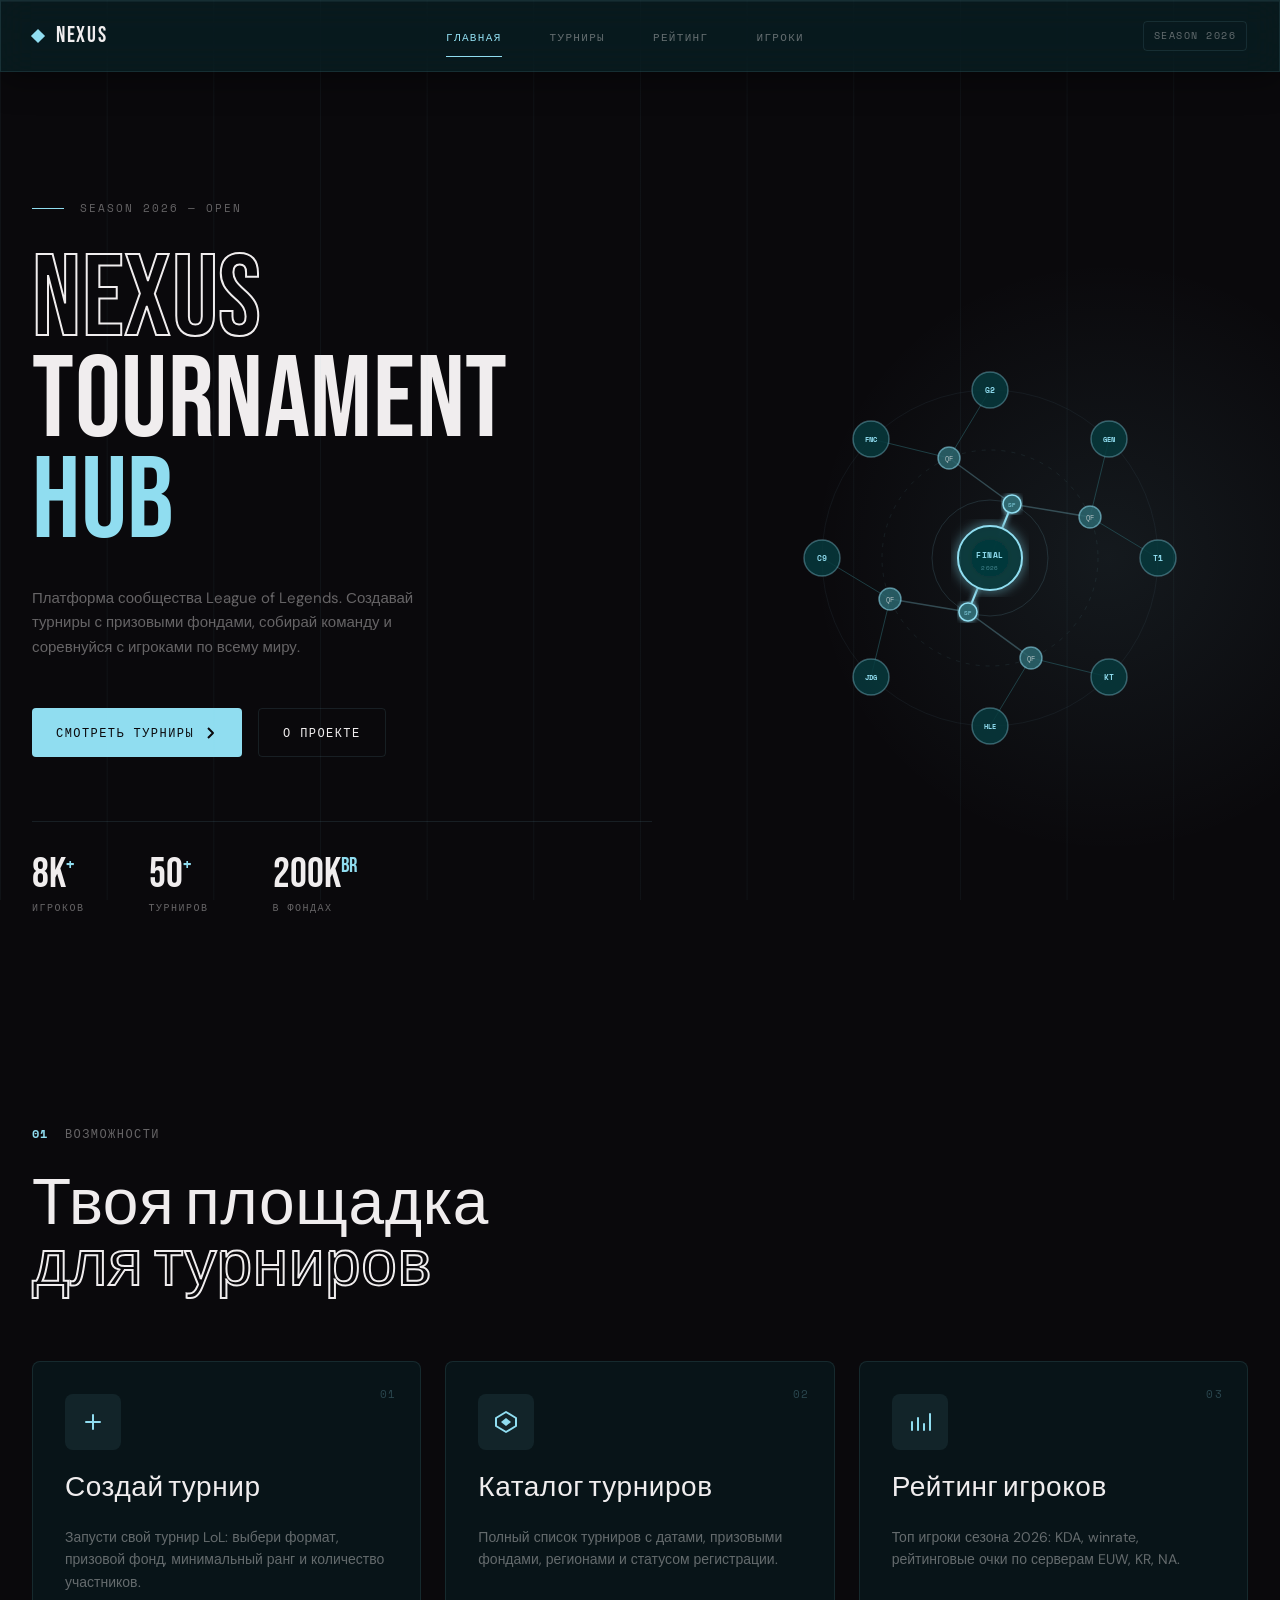
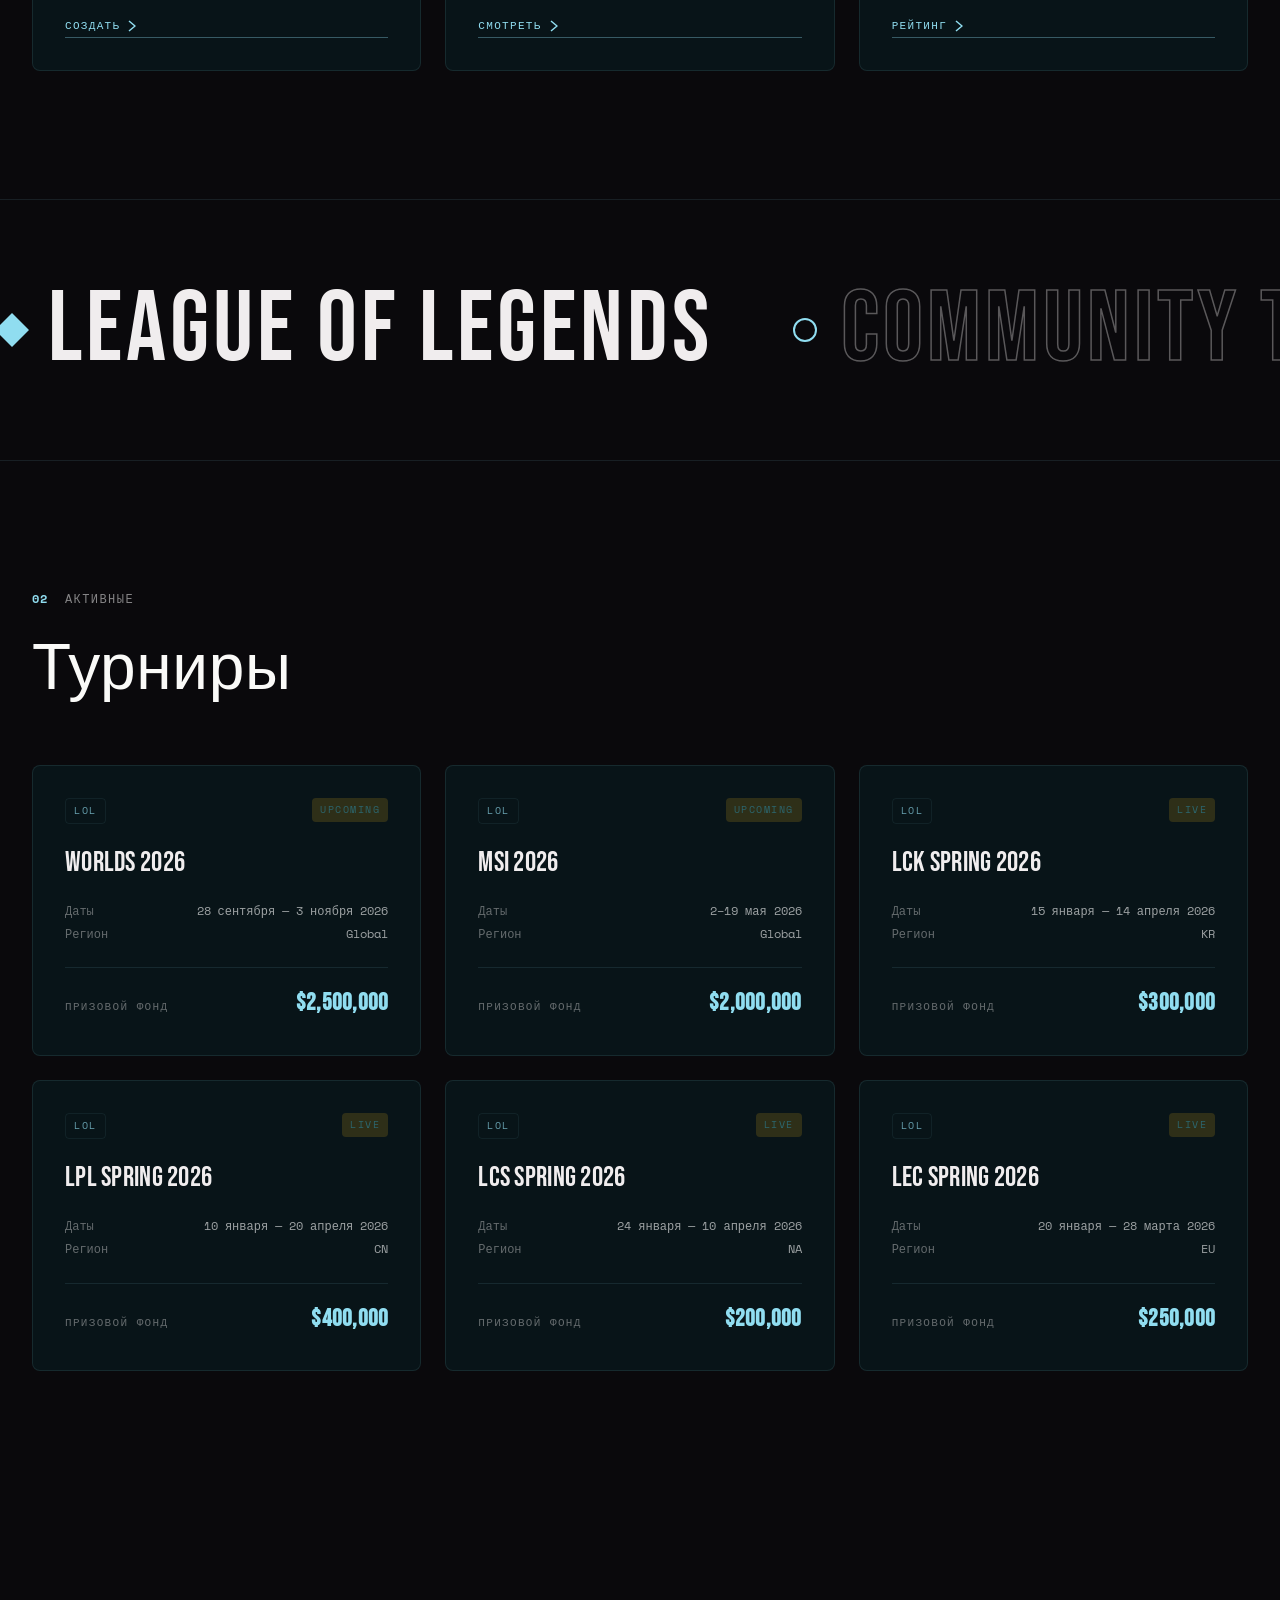
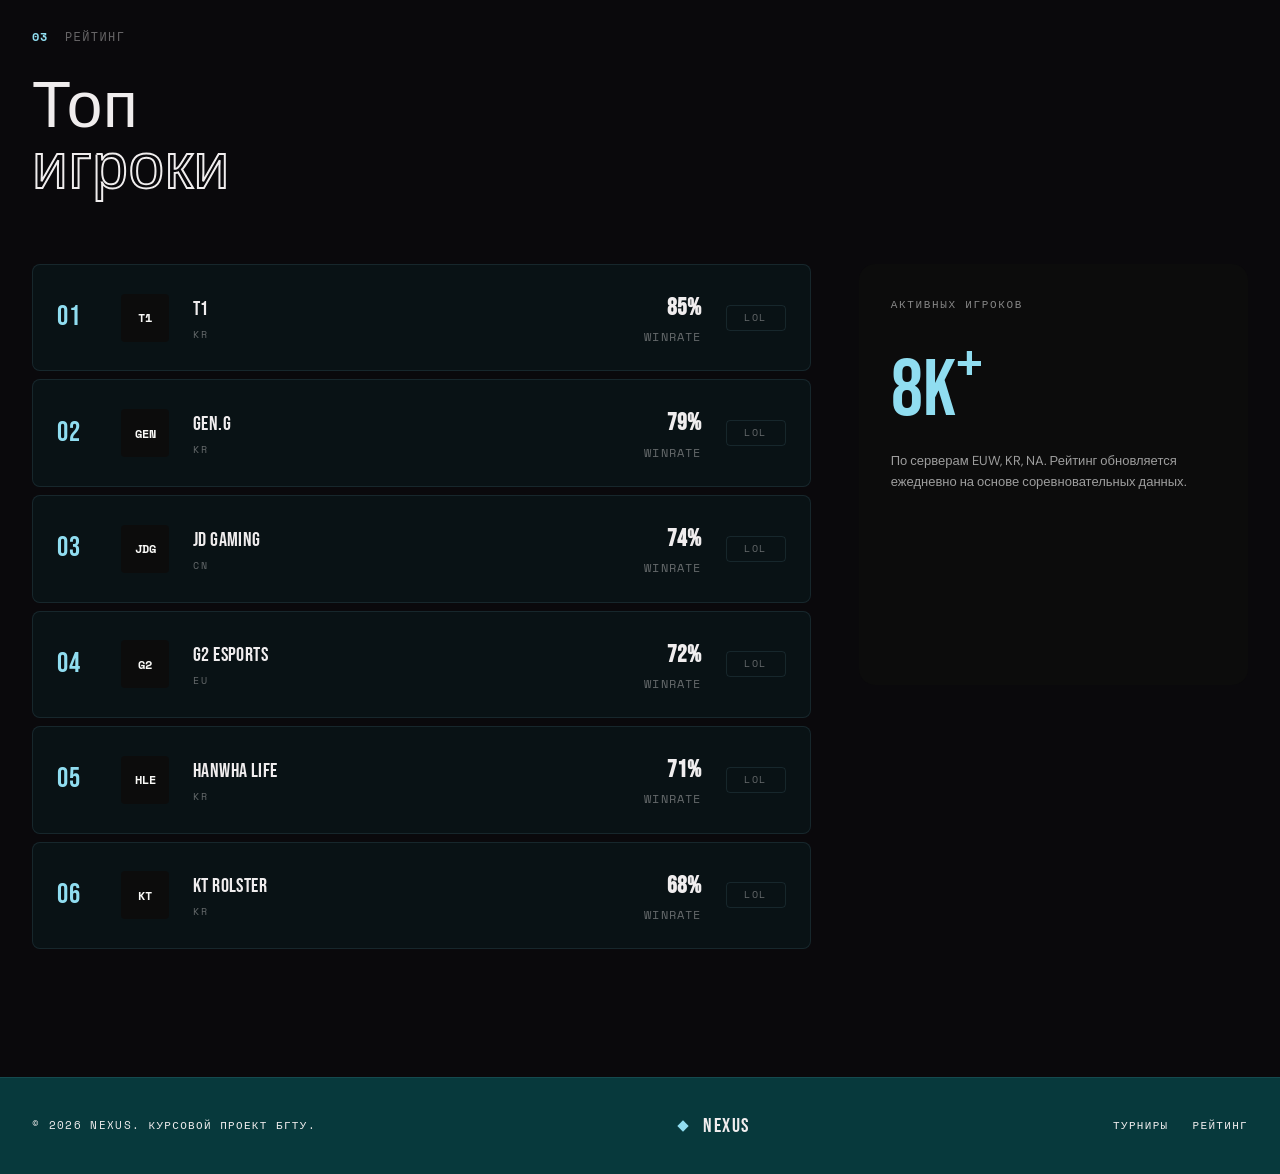
<file: index.html>
<!DOCTYPE html>
<html lang="ru">
<head>
    <meta charset="UTF-8">
    <meta name="viewport" content="width=device-width, initial-scale=1.0">
    <title>NEXUS — Турниры LoL для игроков</title>
    <meta name="description" content="Платформа сообщества League of Legends. Создавай и участвуй в турнирах с призовыми фондами.">
    <link rel="preconnect" href="https://fonts.googleapis.com">
    <link rel="preconnect" href="https://fonts.gstatic.com" crossorigin>
    <link href="https://fonts.googleapis.com/css2?family=Bebas+Neue&family=DM+Sans:wght@300;400;500;600;700&family=Space+Mono:wght@400;500;600;700&display=swap" rel="stylesheet">
    <link rel="stylesheet" href="styles/main.css">
</head>
<body data-page="home">
    <div class="grid-overlay" aria-hidden="true"></div>

    <nav aria-label="Главная навигация">
        <a href="index.html" class="logo">
            <span class="logo-gem" aria-hidden="true"></span>
            NEXUS
        </a>
        <ul class="nav-center">
            <li><a href="index.html" class="active">Главная</a></li>
            <li><a href="tournaments.html">Турниры</a></li>
            <li><a href="leaderboard.html">Рейтинг</a></li>
            <li><a href="player.html">Игроки</a></li>
        </ul>
        <div class="nav-right">
            <span class="nav-tag">Season 2026</span>
        </div>
    </nav>

    <main>
        <section class="hero" id="top">
            <div class="hero-main">
                <div class="hero-left reveal">
                    <div class="season-tag">
                        <span class="season-bar" aria-hidden="true"></span>
                        <span class="season-text">Season 2026 — Open</span>
                    </div>

                    <h1 class="hero-headline">
                        <span class="outline">NEXUS</span>
                        <span>TOURNAMENT</span>
                        <span class="gold">HUB</span>
                    </h1>

                    <p class="hero-body">
                        Платформа сообщества League of Legends.
                        Создавай турниры с призовыми фондами, собирай команду
                        и соревнуйся с игроками по всему миру.
                    </p>

                    <div class="hero-cta">
                        <a href="tournaments.html" class="btn-primary">
                            <span>Смотреть турниры</span>
                            <svg width="16" height="16" viewBox="0 0 16 16" fill="none" aria-hidden="true">
                                <path d="M6 3L11 8L6 13" stroke="currentColor" stroke-width="2" stroke-linejoin="round"/>
                            </svg>
                        </a>
                        <a href="#features" class="btn-ghost">О проекте</a>
                    </div>

                    <div class="hero-metrics">
                        <div class="metric">
                            <div class="metric-num">8K<sup>+</sup></div>
                            <div class="metric-label">Игроков</div>
                        </div>
                        <div class="metric">
                            <div class="metric-num">50<sup>+</sup></div>
                            <div class="metric-label">Турниров</div>
                        </div>
                        <div class="metric">
                            <div class="metric-num">200K<sup>Br</sup></div>
                            <div class="metric-label">В фондах</div>
                        </div>
                    </div>
                </div>

                <div class="hero-right" aria-hidden="true">
                    <div class="bracket-wrap">
                        <svg class="bracket-svg" viewBox="0 0 420 420" fill="none" xmlns="http://www.w3.org/2000/svg">
                            <defs>
                                <filter id="glow-soft">
                                    <feGaussianBlur stdDeviation="2.5" result="blur"/>
                                    <feMerge>
                                        <feMergeNode in="blur"/>
                                        <feMergeNode in="SourceGraphic"/>
                                    </feMerge>
                                </filter>
                                <filter id="glow-strong">
                                    <feGaussianBlur stdDeviation="6" result="blur"/>
                                    <feMerge>
                                        <feMergeNode in="blur"/>
                                        <feMergeNode in="SourceGraphic"/>
                                    </feMerge>
                                </filter>
                            </defs>

                            <circle cx="210" cy="210" r="168" stroke="rgba(144,221,240,0.06)" stroke-width="1"/>
                            <circle cx="210" cy="210" r="108" stroke="rgba(144,221,240,0.08)" stroke-width="1" stroke-dasharray="4 6"/>
                            <circle cx="210" cy="210" r="58"  stroke="rgba(144,221,240,0.14)" stroke-width="1"/>

                            <line x1="378" y1="210" x2="310" y2="169" stroke="rgba(44,102,110,0.55)" stroke-width="1"/>
                            <line x1="329" y1="91"  x2="310" y2="169" stroke="rgba(44,102,110,0.55)" stroke-width="1"/>
                            <line x1="210" y1="42"  x2="169" y2="110" stroke="rgba(44,102,110,0.55)" stroke-width="1"/>
                            <line x1="91"  y1="91"  x2="169" y2="110" stroke="rgba(44,102,110,0.55)" stroke-width="1"/>
                            <line x1="42"  y1="210" x2="110" y2="251" stroke="rgba(44,102,110,0.55)" stroke-width="1"/>
                            <line x1="91"  y1="329" x2="110" y2="251" stroke="rgba(44,102,110,0.55)" stroke-width="1"/>
                            <line x1="210" y1="378" x2="251" y2="310" stroke="rgba(44,102,110,0.55)" stroke-width="1"/>
                            <line x1="329" y1="329" x2="251" y2="310" stroke="rgba(44,102,110,0.55)" stroke-width="1"/>

                            <line x1="310" y1="169" x2="232" y2="156" stroke="rgba(144,221,240,0.28)" stroke-width="1.5"/>
                            <line x1="169" y1="110" x2="232" y2="156" stroke="rgba(144,221,240,0.28)" stroke-width="1.5"/>
                            <line x1="110" y1="251" x2="188" y2="264" stroke="rgba(144,221,240,0.28)" stroke-width="1.5"/>
                            <line x1="251" y1="310" x2="188" y2="264" stroke="rgba(144,221,240,0.28)" stroke-width="1.5"/>

                            <line x1="232" y1="156" x2="210" y2="210" stroke="#90DDF0" stroke-width="2" filter="url(#glow-soft)"/>
                            <line x1="188" y1="264" x2="210" y2="210" stroke="#90DDF0" stroke-width="2" filter="url(#glow-soft)"/>

                            <circle cx="378" cy="210" r="18" fill="rgba(7,57,60,0.85)" stroke="rgba(144,221,240,0.35)" stroke-width="1.5"/>
                            <text x="378" y="210" text-anchor="middle" dominant-baseline="central" fill="#90DDF0" font-family="Space Mono,monospace" font-size="8" font-weight="700" letter-spacing="0.05em">T1</text>

                            <circle cx="329" cy="91"  r="18" fill="rgba(7,57,60,0.85)" stroke="rgba(144,221,240,0.35)" stroke-width="1.5"/>
                            <text x="329" y="91"  text-anchor="middle" dominant-baseline="central" fill="#90DDF0" font-family="Space Mono,monospace" font-size="7" font-weight="700" letter-spacing="0.03em">GEN</text>

                            <circle cx="210" cy="42"  r="18" fill="rgba(7,57,60,0.85)" stroke="rgba(144,221,240,0.35)" stroke-width="1.5"/>
                            <text x="210" y="42"  text-anchor="middle" dominant-baseline="central" fill="#90DDF0" font-family="Space Mono,monospace" font-size="8" font-weight="700" letter-spacing="0.05em">G2</text>

                            <circle cx="91"  cy="91"  r="18" fill="rgba(7,57,60,0.85)" stroke="rgba(144,221,240,0.35)" stroke-width="1.5"/>
                            <text x="91"  y="91"  text-anchor="middle" dominant-baseline="central" fill="#90DDF0" font-family="Space Mono,monospace" font-size="7" font-weight="700" letter-spacing="0.03em">FNC</text>

                            <circle cx="42"  cy="210" r="18" fill="rgba(7,57,60,0.85)" stroke="rgba(144,221,240,0.35)" stroke-width="1.5"/>
                            <text x="42"  y="210" text-anchor="middle" dominant-baseline="central" fill="#90DDF0" font-family="Space Mono,monospace" font-size="8" font-weight="700" letter-spacing="0.05em">C9</text>

                            <circle cx="91"  cy="329" r="18" fill="rgba(7,57,60,0.85)" stroke="rgba(144,221,240,0.35)" stroke-width="1.5"/>
                            <text x="91"  y="329" text-anchor="middle" dominant-baseline="central" fill="#90DDF0" font-family="Space Mono,monospace" font-size="7" font-weight="700" letter-spacing="0.03em">JDG</text>

                            <circle cx="210" cy="378" r="18" fill="rgba(7,57,60,0.85)" stroke="rgba(144,221,240,0.35)" stroke-width="1.5"/>
                            <text x="210" y="378" text-anchor="middle" dominant-baseline="central" fill="#90DDF0" font-family="Space Mono,monospace" font-size="7" font-weight="700" letter-spacing="0.03em">HLE</text>

                            <circle cx="329" cy="329" r="18" fill="rgba(7,57,60,0.85)" stroke="rgba(144,221,240,0.35)" stroke-width="1.5"/>
                            <text x="329" y="329" text-anchor="middle" dominant-baseline="central" fill="#90DDF0" font-family="Space Mono,monospace" font-size="8" font-weight="700" letter-spacing="0.05em">KT</text>

                            <circle cx="310" cy="169" r="11" fill="rgba(44,102,110,0.85)" stroke="rgba(144,221,240,0.55)" stroke-width="1.5"/>
                            <text x="310" y="169" text-anchor="middle" dominant-baseline="central" fill="rgba(240,237,238,0.7)" font-family="Space Mono,monospace" font-size="6.5">QF</text>

                            <circle cx="169" cy="110" r="11" fill="rgba(44,102,110,0.85)" stroke="rgba(144,221,240,0.55)" stroke-width="1.5"/>
                            <text x="169" y="110" text-anchor="middle" dominant-baseline="central" fill="rgba(240,237,238,0.7)" font-family="Space Mono,monospace" font-size="6.5">QF</text>

                            <circle cx="110" cy="251" r="11" fill="rgba(44,102,110,0.85)" stroke="rgba(144,221,240,0.55)" stroke-width="1.5"/>
                            <text x="110" y="251" text-anchor="middle" dominant-baseline="central" fill="rgba(240,237,238,0.7)" font-family="Space Mono,monospace" font-size="6.5">QF</text>

                            <circle cx="251" cy="310" r="11" fill="rgba(44,102,110,0.85)" stroke="rgba(144,221,240,0.55)" stroke-width="1.5"/>
                            <text x="251" y="310" text-anchor="middle" dominant-baseline="central" fill="rgba(240,237,238,0.7)" font-family="Space Mono,monospace" font-size="6.5">QF</text>

                            <circle cx="232" cy="156" r="9" fill="rgba(44,102,110,0.9)" stroke="#90DDF0" stroke-width="1.5" filter="url(#glow-soft)"/>
                            <text x="232" y="156" text-anchor="middle" dominant-baseline="central" fill="#90DDF0" font-family="Space Mono,monospace" font-size="6">SF</text>

                            <circle cx="188" cy="264" r="9" fill="rgba(44,102,110,0.9)" stroke="#90DDF0" stroke-width="1.5" filter="url(#glow-soft)"/>
                            <text x="188" y="264" text-anchor="middle" dominant-baseline="central" fill="#90DDF0" font-family="Space Mono,monospace" font-size="6">SF</text>

                            <circle cx="210" cy="210" r="32" fill="rgba(7,57,60,0.95)" stroke="#90DDF0" stroke-width="2" filter="url(#glow-strong)"/>
                            <text x="210" y="207" text-anchor="middle" dominant-baseline="central" fill="#90DDF0" font-family="Space Mono,monospace" font-size="8" font-weight="700" letter-spacing="0.08em">FINAL</text>
                            <text x="210" y="219" text-anchor="middle" dominant-baseline="central" fill="rgba(144,221,240,0.5)" font-family="Space Mono,monospace" font-size="6" letter-spacing="0.06em">2026</text>
                        </svg>
                    </div>
                </div>
            </div>


        </section>

        <section class="section-features" id="features">
            <div class="section-header">
                <div class="section-label">
                    <span class="label-num">01</span>
                    <span class="label-text">Возможности</span>
                </div>
                <h2 class="section-title">
                    Твоя площадка<br>
                    <span class="outline">для турниров</span>
                </h2>
            </div>

            <div class="features-grid">
                <article class="feature-card reveal">
                    <div class="feature-icon-wrap">
                        <svg width="24" height="24" viewBox="0 0 24 24" fill="none" aria-hidden="true">
                            <path d="M12 5v14M5 12h14" stroke="currentColor" stroke-width="2" stroke-linecap="round"/>
                        </svg>
                    </div>
                    <span class="feature-num">01</span>
                    <h3 class="feature-title">Создай турнир</h3>
                    <p class="feature-desc">
                        Запусти свой турнир LoL: выбери формат, призовой фонд,
                        минимальный ранг и количество участников.
                    </p>
                    <a href="tournaments.html" class="feature-link">
                        Создать
                        <svg width="12" height="12" viewBox="0 0 12 12" fill="none" aria-hidden="true">
                            <path d="M3 1L9 6L3 11" stroke="currentColor" stroke-width="1.5" stroke-linejoin="round"/>
                        </svg>
                    </a>
                </article>

                <article class="feature-card reveal">
                    <div class="feature-icon-wrap">
                        <svg width="24" height="24" viewBox="0 0 24 24" fill="none" aria-hidden="true">
                            <path d="M12 2 L22 8 L22 16 L12 22 L2 16 L2 8 Z" stroke="currentColor" stroke-width="2" stroke-linejoin="round"/>
                            <path d="M12 8 L17 12 L12 16 L7 12 Z" fill="currentColor"/>
                        </svg>
                    </div>
                    <span class="feature-num">02</span>
                    <h3 class="feature-title">Каталог турниров</h3>
                    <p class="feature-desc">
                        Полный список турниров с датами, призовыми фондами,
                        регионами и статусом регистрации.
                    </p>
                    <a href="tournaments.html" class="feature-link">
                        Смотреть
                        <svg width="12" height="12" viewBox="0 0 12 12" fill="none" aria-hidden="true">
                            <path d="M3 1L9 6L3 11" stroke="currentColor" stroke-width="1.5" stroke-linejoin="round"/>
                        </svg>
                    </a>
                </article>

                <article class="feature-card reveal">
                    <div class="feature-icon-wrap">
                        <svg width="24" height="24" viewBox="0 0 24 24" fill="none" aria-hidden="true">
                            <path d="M4 20 L4 12 M10 20 L10 8 M16 20 L16 14 M22 20 L22 4" stroke="currentColor" stroke-width="2" stroke-linecap="round"/>
                        </svg>
                    </div>
                    <span class="feature-num">03</span>
                    <h3 class="feature-title">Рейтинг игроков</h3>
                    <p class="feature-desc">
                        Топ игроки сезона 2026: KDA, winrate, рейтинговые очки
                        по серверам EUW, KR, NA.
                    </p>
                    <a href="leaderboard.html" class="feature-link">
                        Рейтинг
                        <svg width="12" height="12" viewBox="0 0 12 12" fill="none" aria-hidden="true">
                            <path d="M3 1L9 6L3 11" stroke="currentColor" stroke-width="1.5" stroke-linejoin="round"/>
                        </svg>
                    </a>
                </article>
            </div>
        </section>

        <section class="section-marquee" aria-hidden="true">
            <div class="marquee-row">
                <div class="marquee-track">
                    <span class="marquee-item"><span class="m-gem"></span> LEAGUE OF LEGENDS</span>
                    <span class="marquee-item outline-text"><span class="m-circle"></span> COMMUNITY TOURNAMENTS</span>
                    <span class="marquee-item"><span class="m-gem"></span> NEXUS HUB</span>
                    <span class="marquee-item outline-text"><span class="m-circle"></span> SEASON 2026</span>
                    <span class="marquee-item"><span class="m-gem"></span> LEAGUE OF LEGENDS</span>
                    <span class="marquee-item outline-text"><span class="m-circle"></span> COMMUNITY TOURNAMENTS</span>
                    <span class="marquee-item"><span class="m-gem"></span> NEXUS HUB</span>
                    <span class="marquee-item outline-text"><span class="m-circle"></span> SEASON 2026</span>
                </div>
            </div>
        </section>

        <section class="section-tournaments" id="tournaments">
            <div class="section-header">
                <div class="section-label">
                    <span class="label-num">02</span>
                    <span class="label-text">Активные</span>
                </div>
                <h2 class="section-title">Турниры</h2>
            </div>

            <div class="tournaments-list" id="tournamentsContainer">
                
            </div>
        </section>

        <section class="section-leaders" id="teams">
            <div class="section-header">
                <div class="section-label">
                    <span class="label-num">03</span>
                    <span class="label-text">Рейтинг</span>
                </div>
                <h2 class="section-title">
                    Топ<br>
                    <span class="outline">игроки</span>
                </h2>
            </div>

            <div class="leaders-layout">
                <div class="leaders-table" id="teamsContainer">
                    
                </div>

                <aside class="leaders-visual">
                    <div class="leaders-visual-title">Активных игроков</div>
                    <div class="leaders-visual-num">8K<sup>+</sup></div>
                    <div class="leaders-visual-desc">
                        По серверам EUW, KR, NA. Рейтинг обновляется
                        ежедневно на основе соревновательных данных.
                    </div>
                    <div class="leaders-bars" aria-hidden="true">
                        <span style="--h:40%"></span>
                        <span style="--h:60%"></span>
                        <span style="--h:80%"></span>
                        <span style="--h:55%"></span>
                        <span style="--h:70%"></span>
                        <span style="--h:90%"></span>
                        <span style="--h:45%"></span>
                        <span style="--h:65%"></span>
                        <span style="--h:75%"></span>
                        <span style="--h:50%"></span>
                        <span style="--h:85%"></span>
                        <span style="--h:60%"></span>
                    </div>
                </aside>
            </div>
        </section>
    </main>

    <footer>
        <div class="footer-inner container">
            <div class="footer-left">© 2026 NEXUS. Курсовой проект БГТУ.</div>
            <div class="footer-logo logo">
                <span class="logo-gem" aria-hidden="true"></span>
                NEXUS
            </div>
            <div class="footer-right">
                <a href="tournaments.html">Турниры</a>
                <a href="leaderboard.html">Рейтинг</a>
            </div>
        </div>
    </footer>

    <script src="scripts/main.js"></script>
</body>
</html>
</file>
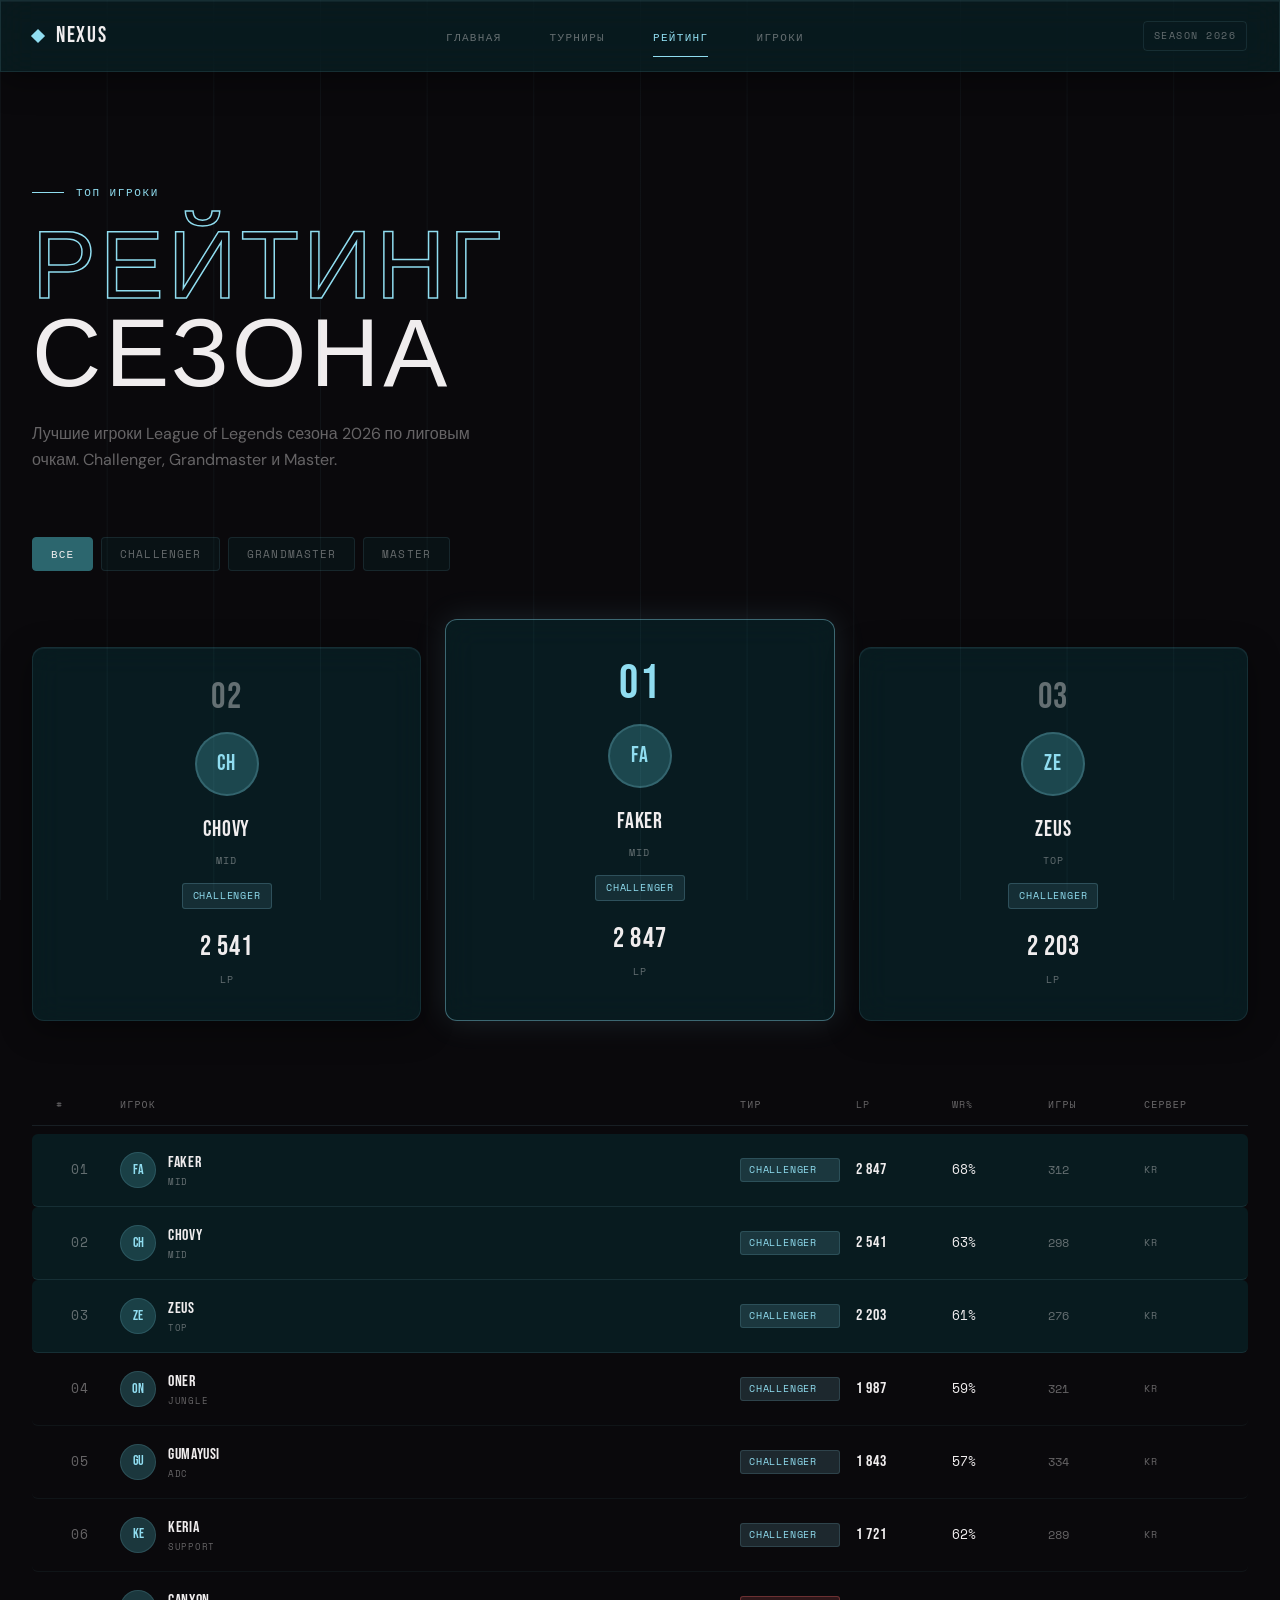
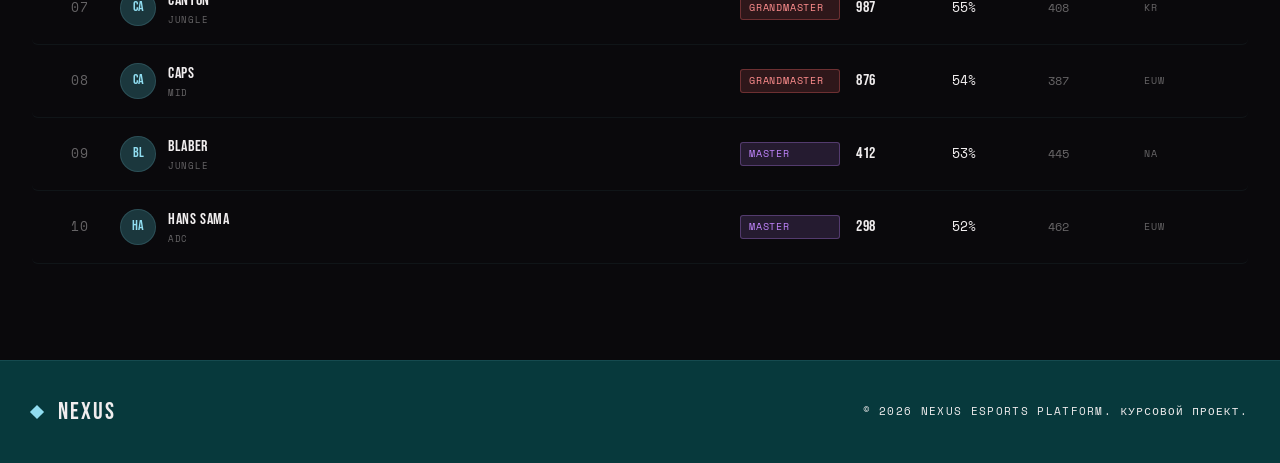
<file: leaderboard.html>
<!DOCTYPE html>
<html lang="ru">
<head>
    <meta charset="UTF-8">
    <meta name="viewport" content="width=device-width, initial-scale=1.0">
    <title>NEXUS — Рейтинг игроков</title>
    <meta name="description" content="Рейтинг лучших игроков League of Legends. Challenger, Grandmaster и Master — топ сезона 2026.">
    <link rel="preconnect" href="https://fonts.googleapis.com">
    <link rel="preconnect" href="https://fonts.gstatic.com" crossorigin>
    <link href="https://fonts.googleapis.com/css2?family=Bebas+Neue&family=DM+Sans:wght@300;400;500;600;700&family=Space+Mono:wght@400;500;600;700&display=swap" rel="stylesheet">
    <link rel="stylesheet" href="styles/main.css">
</head>
<body data-page="leaderboard">
    <div class="grid-overlay" aria-hidden="true"></div>

    <nav aria-label="Главная навигация">
        <a href="index.html" class="logo">
            <span class="logo-gem" aria-hidden="true"></span>
            NEXUS
        </a>
        <ul class="nav-center">
            <li><a href="index.html">Главная</a></li>
            <li><a href="tournaments.html">Турниры</a></li>
            <li><a href="leaderboard.html" class="active">Рейтинг</a></li>
            <li><a href="player.html">Игроки</a></li>
        </ul>
        <div class="nav-right">
            <span class="nav-tag">Season 2026</span>
        </div>
    </nav>

    <main>
        <section class="lb-hero">
            <div class="lb-label">Топ игроки</div>
            <h1>
                <span class="outline-frost">РЕЙТИНГ</span><br>
                СЕЗОНА
            </h1>
            <p class="lb-sub">
                Лучшие игроки League of Legends сезона 2026 по лиговым очкам. Challenger, Grandmaster и Master.
            </p>
        </section>

        <div class="lb-filters" aria-label="Фильтры по тиру" role="group">
            <button class="filter-tab active" data-tier="all">Все</button>
            <button class="filter-tab" data-tier="challenger">Challenger</button>
            <button class="filter-tab" data-tier="grandmaster">Grandmaster</button>
            <button class="filter-tab" data-tier="master">Master</button>
        </div>

        <section class="lb-podium" aria-label="Топ 3 игрока" id="podiumContainer">
        </section>

        <section class="lb-table-section" aria-label="Полный рейтинг">
            <div class="lb-table-head" role="row">
                <span>#</span>
                <span>Игрок</span>
                <span>Тир</span>
                <span>LP</span>
                <span class="col-wr">WR%</span>
                <span class="col-games">Игры</span>
                <span class="col-server">Сервер</span>
            </div>
            <div id="leaderboardTable" role="list" aria-label="Таблица рейтинга">
            </div>
        </section>
    </main>

    <footer>
        <div class="container">
            <div class="footer-inner">
                <span class="logo">
                    <span class="logo-gem" aria-hidden="true"></span>
                    NEXUS
                </span>
                <p class="footer-note">© 2026 NEXUS Esports Platform. Курсовой проект.</p>
            </div>
        </div>
    </footer>

    <script src="scripts/main.js"></script>
</body>
</html>
</file>
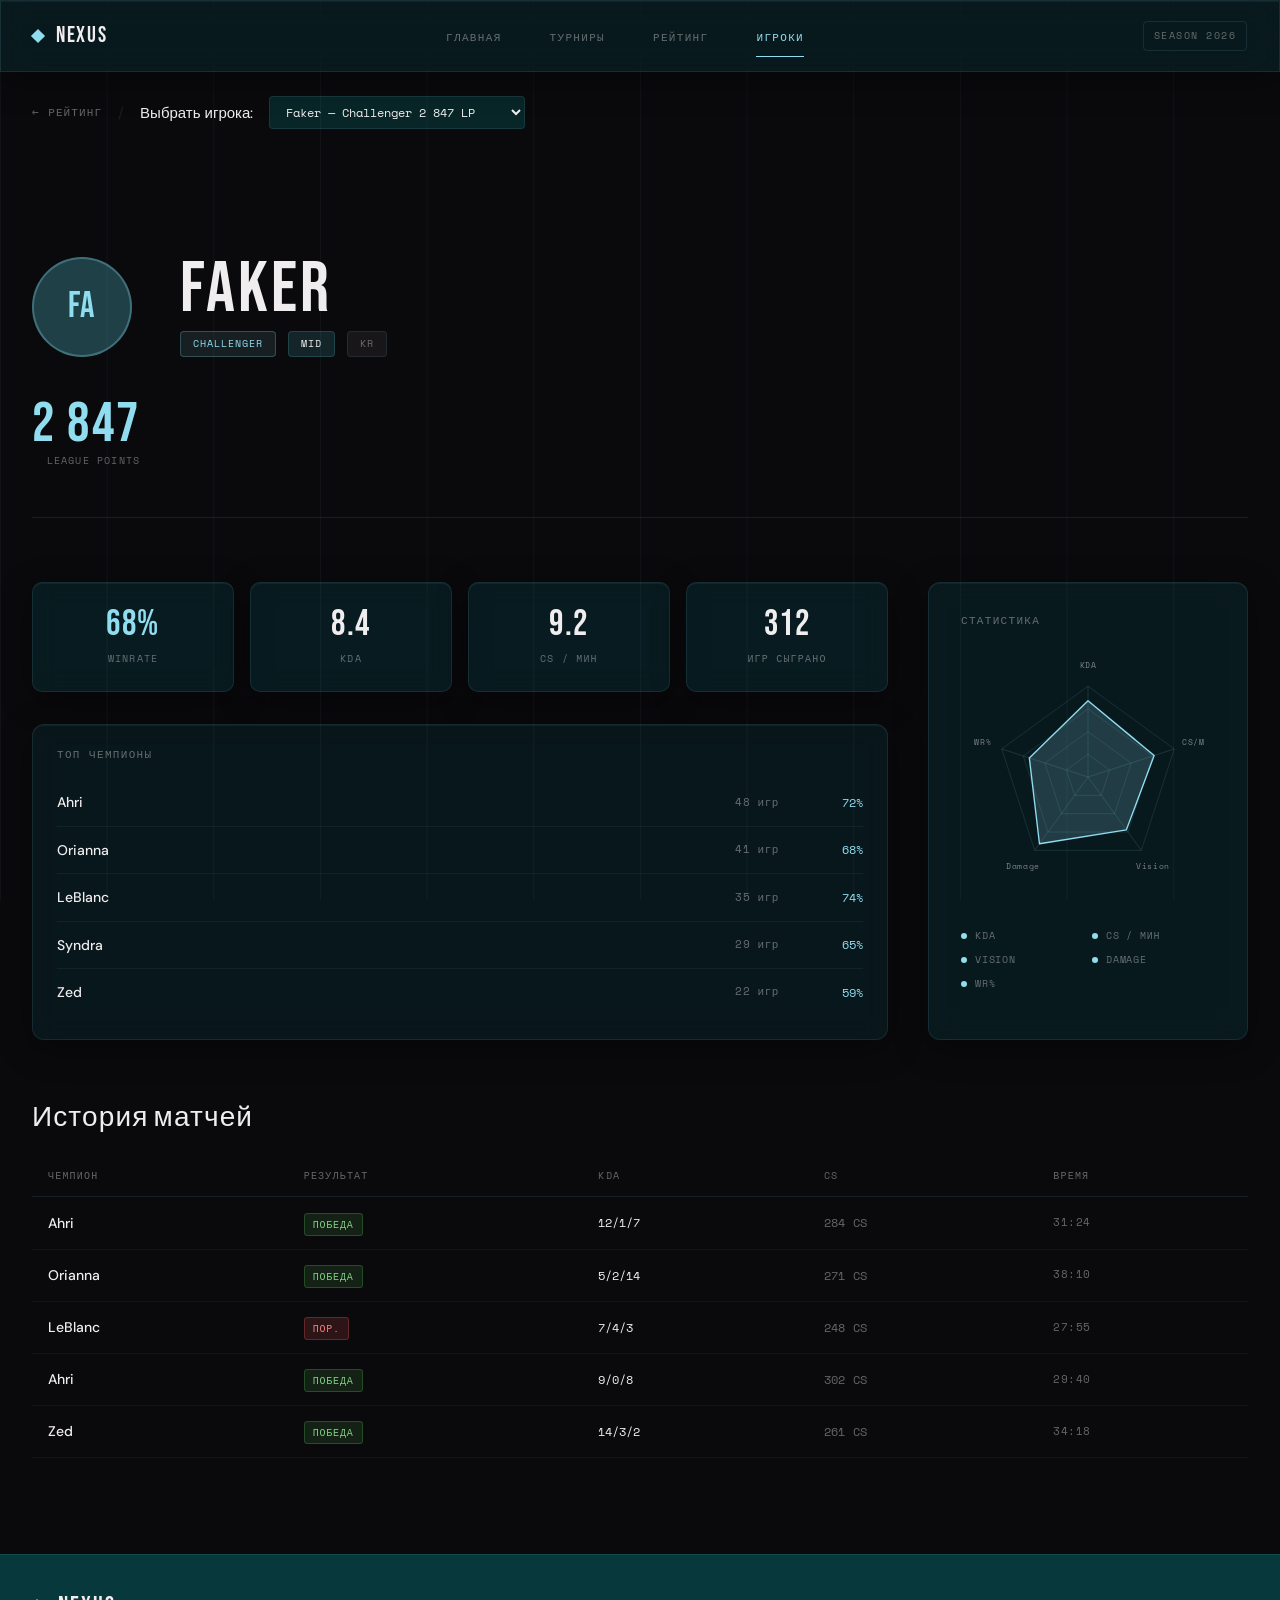
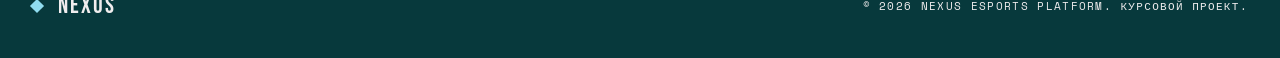
<file: player.html>
<!DOCTYPE html>
<html lang="ru">
<head>
    <meta charset="UTF-8">
    <meta name="viewport" content="width=device-width, initial-scale=1.0">
    <title>NEXUS — Профиль игрока</title>
    <meta name="description" content="Профиль игрока League of Legends — статистика, чемпионы, матчи, пентагональная диаграмма.">
    <link rel="preconnect" href="https://fonts.googleapis.com">
    <link rel="preconnect" href="https://fonts.gstatic.com" crossorigin>
    <link href="https://fonts.googleapis.com/css2?family=Bebas+Neue&family=DM+Sans:wght@300;400;500;600;700&family=Space+Mono:wght@400;500;600;700&display=swap" rel="stylesheet">
    <link rel="stylesheet" href="styles/main.css">
</head>
<body data-page="player">
    <div class="grid-overlay" aria-hidden="true"></div>

    <nav aria-label="Главная навигация">
        <a href="index.html" class="logo">
            <span class="logo-gem" aria-hidden="true"></span>
            NEXUS
        </a>
        <ul class="nav-center">
            <li><a href="index.html">Главная</a></li>
            <li><a href="tournaments.html">Турниры</a></li>
            <li><a href="leaderboard.html">Рейтинг</a></li>
            <li><a href="player.html" class="active">Игроки</a></li>
        </ul>
        <div class="nav-right">
            <span class="nav-tag">Season 2026</span>
        </div>
    </nav>

    <div class="player-select-bar">
        <a href="leaderboard.html">← Рейтинг</a>
        <span class="sep">/</span>
        <label for="playerSelect" class="select-label">Выбрать игрока:</label>
        <select id="playerSelect" aria-label="Выбор игрока">
            <option value="">Загрузка...</option>
        </select>
    </div>

    <main>
        <section class="player-section" id="playerSection" aria-label="Профиль игрока">
        </section>
    </main>

    <footer>
        <div class="container">
            <div class="footer-inner">
                <span class="logo">
                    <span class="logo-gem" aria-hidden="true"></span>
                    NEXUS
                </span>
                <p class="footer-note">© 2026 NEXUS Esports Platform. Курсовой проект.</p>
            </div>
        </div>
    </footer>

    <script src="scripts/main.js"></script>
</body>
</html>
</file>
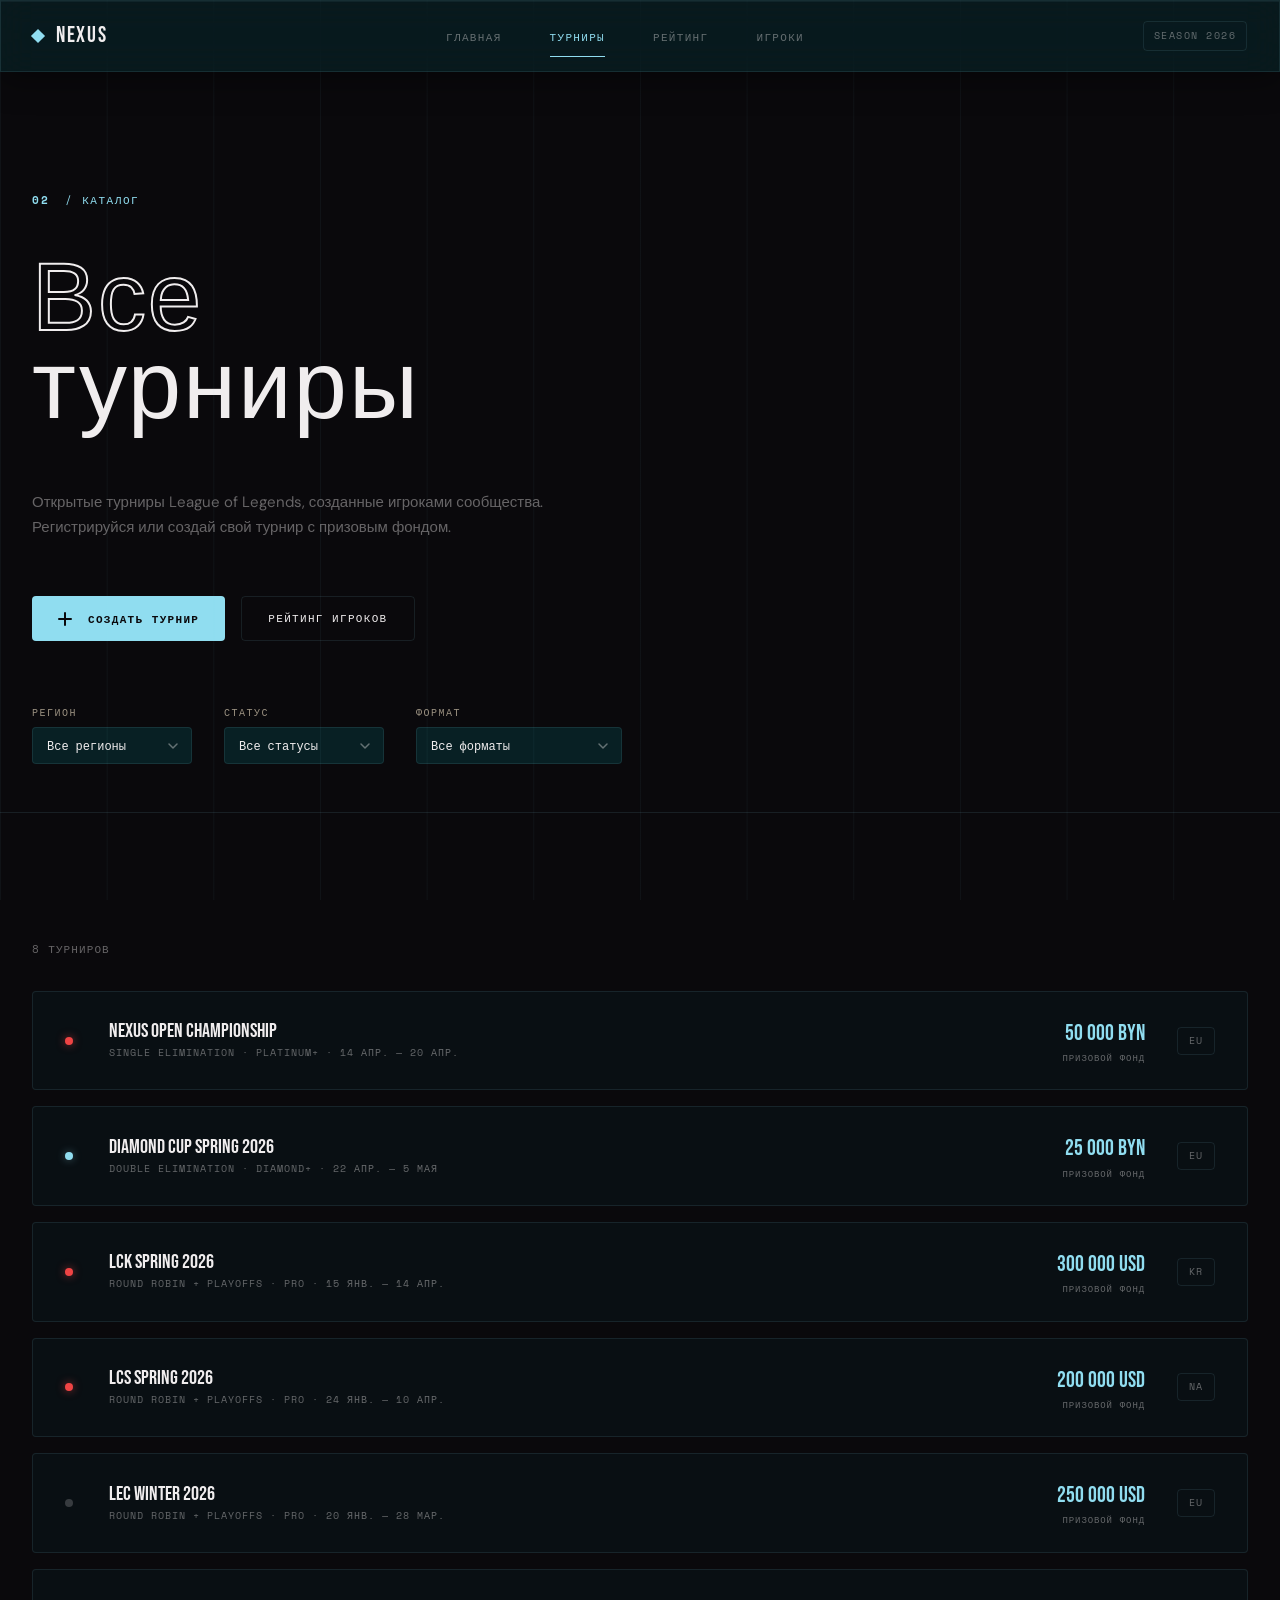
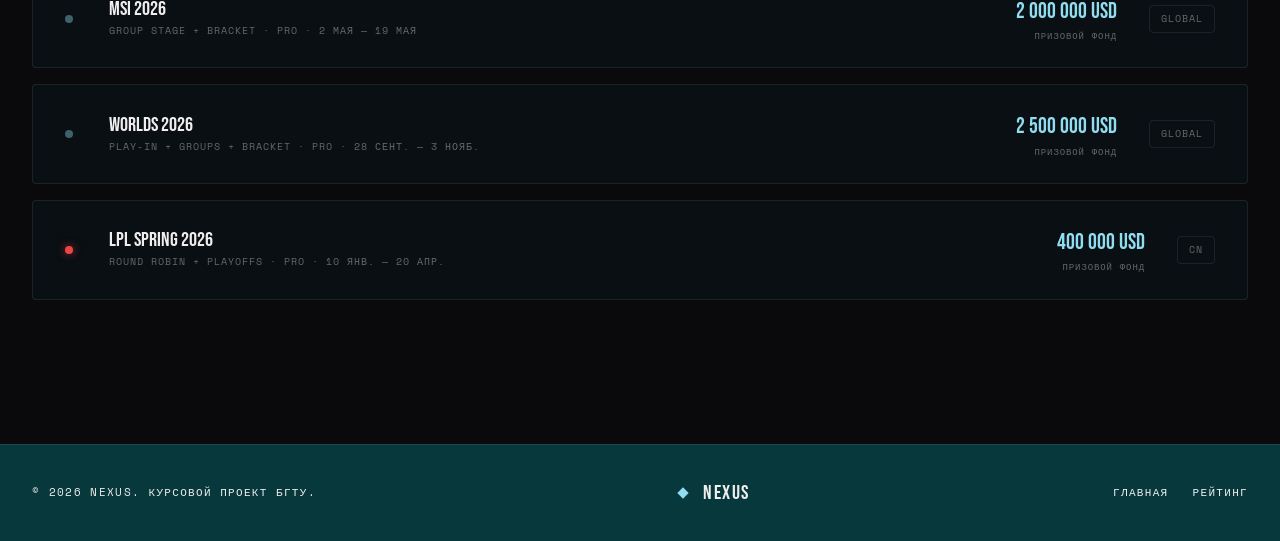
<file: tournaments.html>
<!DOCTYPE html>
<html lang="ru">
<head>
    <meta charset="UTF-8">
    <meta name="viewport" content="width=device-width, initial-scale=1.0">
    <title>NEXUS — Турниры League of Legends</title>
    <meta name="description" content="Каталог турниров League of Legends. Создавай и участвуй в сообществе.">
    <link rel="preconnect" href="https://fonts.googleapis.com">
    <link rel="preconnect" href="https://fonts.gstatic.com" crossorigin>
    <link href="https://fonts.googleapis.com/css2?family=Bebas+Neue&family=DM+Sans:wght@300;400;500;600;700&family=Space+Mono:wght@400;500;600;700&display=swap" rel="stylesheet">
    <link rel="stylesheet" href="styles/main.css">
</head>
<body data-page="tournaments">
    <div class="grid-overlay" aria-hidden="true"></div>

    <nav aria-label="Главная навигация">
        <a href="index.html" class="logo">
            <span class="logo-gem" aria-hidden="true"></span>
            NEXUS
        </a>
        <ul class="nav-center">
            <li><a href="index.html">Главная</a></li>
            <li><a href="tournaments.html" class="active">Турниры</a></li>
            <li><a href="leaderboard.html">Рейтинг</a></li>
            <li><a href="player.html">Игроки</a></li>
        </ul>
        <div class="nav-right">
            <span class="nav-tag">Season 2026</span>
        </div>
    </nav>

    <main>
        <section class="page-intro">
            <header class="page-hero">
                <div class="page-label">
                    <span class="label-num">02</span> / Каталог
                </div>
                <h1 class="page-title">
                    <span class="outline">Все</span><br>
                    турниры
                </h1>
                <p class="page-sub">
                    Открытые турниры League of Legends, созданные игроками сообщества.
                    Регистрируйся или создай свой турнир с призовым фондом.
                </p>
                <div class="page-hero-actions">
                    <button class="btn-create" id="openCreateModal" aria-haspopup="dialog">
                        <svg width="14" height="14" viewBox="0 0 14 14" fill="none" aria-hidden="true">
                            <path d="M7 1v12M1 7h12" stroke="currentColor" stroke-width="2" stroke-linecap="round"/>
                        </svg>
                        Создать турнир
                    </button>
                    <a href="leaderboard.html" class="btn-ghost-dark">Рейтинг игроков</a>
                </div>
            </header>

            <div class="filters-bar" role="search" aria-label="Фильтры турниров">
                <div class="filter-group">
                    <label for="fRegion">Регион</label>
                    <select id="fRegion" data-filter="region">
                        <option value="all">Все регионы</option>
                        <option value="EU">EU</option>
                        <option value="NA">NA</option>
                        <option value="KR">KR</option>
                        <option value="CN">CN</option>
                        <option value="Global">Global</option>
                    </select>
                </div>
                <div class="filter-group">
                    <label for="fStatus">Статус</label>
                    <select id="fStatus" data-filter="tstatus">
                        <option value="all">Все статусы</option>
                        <option value="live">Live</option>
                        <option value="open">Открыта запись</option>
                        <option value="soon">Скоро</option>
                        <option value="finished">Завершён</option>
                    </select>
                </div>
                <div class="filter-group">
                    <label for="fFormat">Формат</label>
                    <select id="fFormat" data-filter="format">
                        <option value="all">Все форматы</option>
                        <option value="Single Elimination">Single Elimination</option>
                        <option value="Double Elimination">Double Elimination</option>
                        <option value="Round Robin + Playoffs">Round Robin + Playoffs</option>
                    </select>
                </div>
            </div>
        </section>

        <section class="tournaments-list-section">
            <div class="tournaments-list-header">
                <span class="list-count" id="listCount">Загрузка…</span>
            </div>
            <div id="tournamentsGrid" role="list" aria-label="Список турниров">
                
            </div>
        </section>
    </main>

    <footer>
        <div class="footer-inner container">
            <div class="footer-left">© 2026 NEXUS. Курсовой проект БГТУ.</div>
            <div class="footer-logo logo">
                <span class="logo-gem" aria-hidden="true"></span>
                NEXUS
            </div>
            <div class="footer-right">
                <a href="index.html">Главная</a>
                <a href="leaderboard.html">Рейтинг</a>
            </div>
        </div>
    </footer>

    <div class="modal-overlay" id="createModal" role="dialog" aria-modal="true" aria-labelledby="modalTitle">
        <div class="modal">
            <div class="modal-header">
                <h2 id="modalTitle">Новый<br>турнир</h2>
                <button class="modal-close" id="closeModal" aria-label="Закрыть">&#x2715;</button>
            </div>
            <div id="modalBody">
                <form class="form-grid" id="createTournamentForm" novalidate>
                    <div class="form-group">
                        <label for="fName">Название турнира *</label>
                        <input type="text" id="fName" name="name" placeholder="Nexus Community Cup" required maxlength="80">
                    </div>
                    <div class="form-row-2">
                        <div class="form-group">
                            <label for="fPrize">Призовой фонд (Br)</label>
                            <input type="number" id="fPrize" name="prize" placeholder="10000" min="0">
                        </div>
                        <div class="form-group">
                            <label for="fParticipants">Участников</label>
                            <select id="fParticipants" name="participants">
                                <option value="8">8</option>
                                <option value="16" selected>16</option>
                                <option value="32">32</option>
                                <option value="64">64</option>
                                <option value="128">128</option>
                            </select>
                        </div>
                    </div>
                    <div class="form-row-2">
                        <div class="form-group">
                            <label for="fModalFormat">Формат</label>
                            <select id="fModalFormat" name="format">
                                <option value="Single Elimination">Single Elimination</option>
                                <option value="Double Elimination">Double Elimination</option>
                                <option value="Round Robin + Playoffs">Round Robin + Playoffs</option>
                            </select>
                        </div>
                        <div class="form-group">
                            <label for="fRank">Минимальный ранг</label>
                            <select id="fRank" name="rank">
                                <option value="All">Все ранги</option>
                                <option value="Silver+">Silver+</option>
                                <option value="Gold+">Gold+</option>
                                <option value="Platinum+">Platinum+</option>
                                <option value="Diamond+">Diamond+</option>
                                <option value="Emerald+">Emerald+</option>
                            </select>
                        </div>
                    </div>
                    <div class="form-row-2">
                        <div class="form-group">
                            <label for="fDateStart">Дата начала *</label>
                            <input type="date" id="fDateStart" name="dateStart" required>
                        </div>
                        <div class="form-group">
                            <label for="fDateEnd">Дата окончания *</label>
                            <input type="date" id="fDateEnd" name="dateEnd" required>
                        </div>
                    </div>
                    <div class="form-row-2">
                        <div class="form-group">
                            <label for="fModalRegion">Регион</label>
                            <select id="fModalRegion" name="region">
                                <option value="EU">EU</option>
                                <option value="NA">NA</option>
                                <option value="KR">KR</option>
                                <option value="CN">CN</option>
                                <option value="Global">Global</option>
                            </select>
                        </div>
                        <div class="form-group">
                            <label for="fServer">Сервер</label>
                            <select id="fServer" name="server">
                                <option value="EUW">EUW</option>
                                <option value="EUNE">EUNE</option>
                                <option value="NA">NA</option>
                                <option value="KR">KR</option>
                                <option value="CN">CN</option>
                            </select>
                        </div>
                    </div>
                    <div class="form-group">
                        <label for="fDescription">Описание</label>
                        <textarea id="fDescription" name="description" placeholder="Расскажи об условиях и правилах турнира…"></textarea>
                    </div>
                    <div class="form-actions">
                        <button type="submit" class="btn-form-submit">Создать турнир</button>
                        <button type="button" class="btn-form-cancel" id="cancelModal">Отмена</button>
                    </div>
                </form>
            </div>
        </div>
    </div>

    <script src="scripts/main.js"></script>
</body>
</html>
</file>
<file: styles/main.css>
/* stylelint-disable */
*, *::before, *::after {
  box-sizing: border-box;
  margin: 0;
  padding: 0;
}

:root {
  --accent-game: #90DDF0;
  --accent-game-light: #2C666E;
}

html {
  scroll-behavior: smooth;
  font-size: 16px;
}

body {
  font-family: "DM Sans", sans-serif;
  font-size: 15px;
  font-weight: 400;
  line-height: 1.6;
  color: #F0EDEE;
  background: #0A090C;
  overflow-x: hidden;
}


a {
  color: inherit;
  text-decoration: none;
}

button {
  font-family: inherit;
  font-size: inherit;
  color: inherit;
  background: none;
  border: none;
  cursor: pointer;
}

ul {
  list-style: none;
}

img, svg {
  display: block;
  max-width: 100%;
}

.grid-overlay {
  position: fixed;
  inset: 0;
  pointer-events: none;
  z-index: 1;
  background-image: linear-gradient(to right, rgba(12, 12, 12, 0.08) 1px, transparent 1px);
  background-size: 8.3333333333% 100%;
  opacity: 0.5;
}
@media (max-width: 900px) {
  .grid-overlay {
    display: none;
  }
}

h1, h2, h3, h4 {
  font-family: "Bebas Neue", sans-serif;
  font-weight: 400;
  line-height: 1;
  letter-spacing: 0.02em;
}

.mono {
  font-family: "Space Mono", monospace;
  letter-spacing: 0.04em;
}

section {
  opacity: 0;
  transform: translateY(40px);
  transition: opacity 0.6s cubic-bezier(0.16, 1, 0.3, 1), transform 0.6s cubic-bezier(0.16, 1, 0.3, 1);
  pointer-events: none;
}
section.fade-in {
  opacity: 1;
  transform: translateY(0);
  pointer-events: auto;
}

.container {
  width: 100%;
  max-width: 1440px;
  margin: 0 auto;
  padding: 0 2rem;
}
@media (max-width: 640px) {
  .container {
    padding: 0 1rem;
  }
}

.outline {
  -webkit-text-stroke: 1.5px #0C0C0C;
  color: transparent;
}

.gold {
  color: var(--accent-game);
}

.section-label {
  display: flex;
  align-items: center;
  gap: 1rem;
  margin-bottom: 2rem;
  font-family: "Space Mono", monospace;
  font-size: 12px;
  text-transform: uppercase;
  letter-spacing: 0.12em;
}
.section-label .label-num {
  color: var(--accent-game);
  font-weight: 700;
}
.section-label .label-text {
  color: #9A9080;
}

.section-header {
  width: 100%;
  max-width: 1440px;
  margin: 0 auto;
  padding: 0 2rem;
}
@media (max-width: 640px) {
  .section-header {
    padding: 0 1rem;
  }
}
.section-header {
  margin-bottom: 4rem;
}

.section-title {
  font-family: "Bebas Neue", sans-serif;
  font-size: clamp(38px, 5vw, 68px);
  line-height: 0.95;
  letter-spacing: 0.01em;
}

nav {
  position: sticky;
  top: 0;
  z-index: 100;
  height: 72px;
  display: flex;
  align-items: center;
  justify-content: space-between;
  padding: 0 2rem;
  border-bottom: 1px solid rgba(12, 12, 12, 0.08);
  background: rgba(247, 245, 240, 0.88);
  backdrop-filter: blur(14px);
  -webkit-backdrop-filter: blur(14px);
}
@media (max-width: 640px) {
  nav {
    padding: 0 1rem;
  }
}

.logo {
  display: flex;
  align-items: center;
  gap: 1rem;
  font-family: "Bebas Neue", sans-serif;
  font-size: 24px;
  letter-spacing: 0.08em;
}
.logo .logo-gem {
  width: 10px;
  height: 10px;
  background: var(--accent-game);
  transform: rotate(45deg);
  display: inline-block;
}

.nav-center {
  display: flex;
  gap: 3rem;
}
.nav-center a {
  font-family: "Space Mono", monospace;
  font-size: 12px;
  text-transform: uppercase;
  letter-spacing: 0.12em;
  color: #0C0C0C;
  padding: 0.5rem 0;
  position: relative;
  transition: color 0.2s cubic-bezier(0.16, 1, 0.3, 1);
}
.nav-center a::after {
  content: "";
  position: absolute;
  left: 0;
  bottom: -4px;
  width: 0;
  height: 1px;
  background: var(--accent-game);
  transition: width 0.35s cubic-bezier(0.16, 1, 0.3, 1);
}
.nav-center a:hover {
  color: var(--accent-game);
}
.nav-center a:hover::after {
  width: 100%;
}
.nav-center a.active {
  color: var(--accent-game);
}
.nav-center a.active::after {
  width: 100%;
}

.nav-right {
  display: flex;
  align-items: center;
  gap: 1.5rem;
}
.nav-right .nav-tag {
  font-family: "Space Mono", monospace;
  font-size: 10px;
  text-transform: uppercase;
  letter-spacing: 0.15em;
  color: #9A9080;
  padding: 6px 10px;
  border: 1px solid rgba(12, 12, 12, 0.08);
  border-radius: 4px;
}

.game-switcher {
  display: flex;
  gap: 2px;
  padding: 4px;
  background: #F0EDE6;
  border-radius: 8px;
  border: 1px solid rgba(12, 12, 12, 0.08);
}
.game-switcher .game-btn {
  font-family: "Space Mono", monospace;
  font-size: 11px;
  text-transform: uppercase;
  letter-spacing: 0.1em;
  padding: 6px 12px;
  border-radius: 4px;
  color: #9A9080;
  transition: all 0.2s cubic-bezier(0.16, 1, 0.3, 1);
}
.game-switcher .game-btn:hover {
  color: #0C0C0C;
}
.game-switcher .game-btn.active {
  background: #0C0C0C;
  color: #FAFAF8;
}

.hero {
  position: relative;
  padding: 4rem 0 0;
  overflow: hidden;
}
.hero::before {
  content: "";
  position: absolute;
  top: 20%;
  right: -10%;
  width: 600px;
  height: 600px;
  background: radial-gradient(circle, rgba(200, 153, 26, 0.15), transparent 70%);
  pointer-events: none;
  z-index: 0;
}

.hero-main {
  width: 100%;
  max-width: 1440px;
  margin: 0 auto;
  padding: 0 2rem;
}
@media (max-width: 640px) {
  .hero-main {
    padding: 0 1rem;
  }
}
.hero-main {
  display: grid;
  grid-template-columns: 1.2fr 1fr;
  gap: 5rem;
  align-items: center;
  padding-top: 4rem;
  padding-bottom: 5rem;
  position: relative;
  z-index: 1;
}

.hero-left {
  display: flex;
  flex-direction: column;
  gap: 2rem;
}

.season-tag {
  display: inline-flex;
  align-items: center;
  gap: 1rem;
  font-family: "Space Mono", monospace;
  font-size: 11px;
  text-transform: uppercase;
  letter-spacing: 0.18em;
  color: #9A9080;
}
.season-tag .season-bar {
  width: 32px;
  height: 1px;
  background: var(--accent-game);
}

.hero-headline {
  font-family: "Bebas Neue", sans-serif;
  font-size: clamp(70px, 9vw, 120px);
  line-height: 0.88;
  letter-spacing: 0.005em;
}
.hero-headline span {
  display: block;
}
.hero-headline .outline {
  -webkit-text-stroke: 2px #0C0C0C;
  color: transparent;
}
.hero-headline .gold {
  color: var(--accent-game);
}

.hero-body {
  max-width: 440px;
  font-size: 15px;
  color: #9A9080;
  line-height: 1.65;
}

.hero-cta {
  display: flex;
  gap: 1rem;
  flex-wrap: wrap;
  margin-top: 1rem;
}

.hero-metrics {
  display: flex;
  gap: 4rem;
  margin-top: 2rem;
  padding-top: 2rem;
  border-top: 1px solid rgba(12, 12, 12, 0.08);
}
.hero-metrics .metric {
  display: flex;
  flex-direction: column;
  gap: 4px;
}
.hero-metrics .metric-num {
  font-family: "Bebas Neue", sans-serif;
  font-size: 42px;
  line-height: 1;
  color: #0C0C0C;
}
.hero-metrics .metric-num sup {
  font-size: 0.5em;
  color: var(--accent-game);
  vertical-align: super;
}
.hero-metrics .metric-label {
  font-family: "Space Mono", monospace;
  font-size: 10px;
  text-transform: uppercase;
  letter-spacing: 0.15em;
  color: #9A9080;
}

.hero-right {
  position: relative;
  aspect-ratio: 1;
  display: flex;
  align-items: center;
  justify-content: center;
}

.hero-svg-wrap {
  width: 100%;
  max-width: 420px;
  aspect-ratio: 1;
  position: relative;
}
.hero-svg-wrap .hero-ring {
  position: absolute;
  inset: 0;
  border: 1px solid rgba(12, 12, 12, 0.08);
  border-radius: 50%;
}
.hero-svg-wrap .hero-ring.r2 {
  inset: 12%;
}
.hero-svg-wrap .hero-ring.r3 {
  inset: 28%;
  border-color: var(--accent-game);
  border-style: dashed;
}
.hero-svg-wrap .hero-gem-big {
  position: absolute;
  top: 50%;
  left: 50%;
  width: 80px;
  height: 80px;
  transform: translate(-50%, -50%) rotate(45deg);
  background: var(--accent-game);
  box-shadow: 0 20px 60px rgba(200, 153, 26, 0.4);
  animation: gem-float 4s ease-in-out infinite;
}
.hero-svg-wrap .hero-game-tag {
  position: absolute;
  font-family: "Space Mono", monospace;
  font-size: 11px;
  text-transform: uppercase;
  letter-spacing: 0.15em;
  padding: 6px 10px;
  background: #FAFAF8;
  border: 1px solid rgba(12, 12, 12, 0.08);
  border-radius: 4px;
}
.hero-svg-wrap .hero-game-tag.tag-dota {
  top: 10%;
  left: 0;
}
.hero-svg-wrap .hero-game-tag.tag-lol {
  bottom: 10%;
  right: 0;
}

@keyframes gem-float {
  0%, 100% {
    transform: translate(-50%, -50%) rotate(45deg);
  }
  50% {
    transform: translate(-50%, -60%) rotate(50deg);
  }
}
.btn-primary {
  display: inline-flex;
  align-items: center;
  gap: 0.5rem;
  padding: 14px 24px;
  background: #0C0C0C;
  color: #FAFAF8;
  font-family: "Space Mono", monospace;
  font-size: 12px;
  text-transform: uppercase;
  letter-spacing: 0.12em;
  border-radius: 4px;
  position: relative;
  overflow: hidden;
  isolation: isolate;
  transition: color 0.35s cubic-bezier(0.16, 1, 0.3, 1);
}
.btn-primary::before {
  content: "";
  position: absolute;
  inset: 0;
  background: #C8991A;
  transform: translateX(-101%);
  transition: transform 0.35s cubic-bezier(0.16, 1, 0.3, 1);
  z-index: -1;
}
.btn-primary:hover {
  color: #0C0C0C;
}
.btn-primary:hover::before {
  transform: translateX(0);
}
.btn-primary svg {
  transition: transform 0.35s cubic-bezier(0.16, 1, 0.3, 1);
}
.btn-primary:hover svg {
  transform: translateX(4px);
}

.btn-ghost {
  display: inline-flex;
  align-items: center;
  gap: 0.5rem;
  padding: 14px 24px;
  background: transparent;
  color: #0C0C0C;
  font-family: "Space Mono", monospace;
  font-size: 12px;
  text-transform: uppercase;
  letter-spacing: 0.12em;
  border: 1px solid #0C0C0C;
  border-radius: 4px;
  position: relative;
  overflow: hidden;
  isolation: isolate;
  transition: color 0.35s cubic-bezier(0.16, 1, 0.3, 1);
}
.btn-ghost::before {
  content: "";
  position: absolute;
  inset: 0;
  background: #0C0C0C;
  transform: translateX(-101%);
  transition: transform 0.35s cubic-bezier(0.16, 1, 0.3, 1);
  z-index: -1;
}
.btn-ghost:hover {
  color: #FAFAF8;
}
.btn-ghost:hover::before {
  transform: translateX(0);
}

.btn-nav {
  padding: 10px 18px;
  background: var(--accent-game);
  color: #0C0C0C;
  font-family: "Space Mono", monospace;
  font-size: 11px;
  text-transform: uppercase;
  letter-spacing: 0.12em;
  border-radius: 4px;
  transition: background 0.2s cubic-bezier(0.16, 1, 0.3, 1);
}
.btn-nav:hover {
  background: var(--accent-game-light);
}

.feature-link {
  display: inline-flex;
  align-items: center;
  gap: 0.5rem;
  font-family: "Space Mono", monospace;
  font-size: 11px;
  text-transform: uppercase;
  letter-spacing: 0.12em;
  color: #0C0C0C;
  padding-bottom: 2px;
  border-bottom: 1px solid #0C0C0C;
  transition: all 0.2s cubic-bezier(0.16, 1, 0.3, 1);
}
.feature-link:hover {
  color: var(--accent-game);
  border-color: var(--accent-game);
  gap: 1rem;
}

.match-card {
  background: #FAFAF8;
  border: 1px solid rgba(12, 12, 12, 0.08);
  border-radius: 8px;
  padding: 1.5rem;
  display: flex;
  flex-direction: column;
  gap: 1rem;
  transition: all 0.35s cubic-bezier(0.16, 1, 0.3, 1);
}
.match-card:hover {
  border-color: var(--accent-game);
  transform: translateY(-4px);
  box-shadow: 0 20px 40px -20px rgba(12, 12, 12, 0.15);
}

.match-header {
  display: flex;
  justify-content: space-between;
  align-items: center;
  font-family: "Space Mono", monospace;
  font-size: 10px;
  text-transform: uppercase;
  letter-spacing: 0.12em;
}

.match-status {
  display: inline-flex;
  align-items: center;
  gap: 6px;
  padding: 4px 8px;
  border-radius: 4px;
}
.match-status::before {
  content: "";
  width: 6px;
  height: 6px;
  border-radius: 50%;
  background: currentColor;
}
.match-status.live {
  background: rgba(220, 38, 38, 0.1);
  color: #DC2626;
}
.match-status.live::before {
  animation: pulse 1.4s ease-in-out infinite;
}
.match-status.upcoming {
  background: rgba(200, 153, 26, 0.12);
  color: #C8991A;
}
.match-status.finished {
  background: #F0EDE6;
  color: #9A9080;
}

.match-format {
  color: #9A9080;
}

.match-teams {
  display: grid;
  gap: 0.5rem;
}

.match-team {
  display: grid;
  grid-template-columns: 36px 1fr auto;
  align-items: center;
  gap: 1rem;
  padding: 1rem;
  background: #F7F5F0;
  border-radius: 4px;
}
.match-team .team-logo {
  width: 36px;
  height: 36px;
  display: flex;
  align-items: center;
  justify-content: center;
  background: #0C0C0C;
  color: #FAFAF8;
  font-family: "Space Mono", monospace;
  font-size: 11px;
  font-weight: 700;
  border-radius: 4px;
  letter-spacing: 0.05em;
}
.match-team .team-name {
  font-weight: 500;
  font-size: 14px;
}
.match-team .team-score {
  font-family: "Bebas Neue", sans-serif;
  font-size: 24px;
  color: #0C0C0C;
  min-width: 28px;
  text-align: right;
}
.match-team.winner .team-score {
  color: var(--accent-game);
}

.match-footer {
  display: flex;
  justify-content: space-between;
  align-items: center;
  font-family: "Space Mono", monospace;
  font-size: 11px;
  color: #9A9080;
  padding-top: 1rem;
  border-top: 1px solid rgba(12, 12, 12, 0.08);
}

.team-card {
  background: #FAFAF8;
  border: 1px solid rgba(12, 12, 12, 0.08);
  border-radius: 8px;
  padding: 2rem;
  display: flex;
  flex-direction: column;
  gap: 1.5rem;
  transition: all 0.35s cubic-bezier(0.16, 1, 0.3, 1);
}
.team-card:hover {
  border-color: var(--accent-game);
  transform: translateY(-4px);
}
.team-card .team-card-head {
  display: grid;
  grid-template-columns: 56px 1fr auto;
  align-items: center;
  gap: 1rem;
}
.team-card .team-card-logo {
  width: 56px;
  height: 56px;
  background: #0C0C0C;
  color: #FAFAF8;
  font-family: "Space Mono", monospace;
  font-size: 14px;
  font-weight: 700;
  display: flex;
  align-items: center;
  justify-content: center;
  border-radius: 8px;
}
.team-card .team-card-name {
  font-family: "Bebas Neue", sans-serif;
  font-size: 24px;
  letter-spacing: 0.02em;
}
.team-card .team-card-region {
  font-family: "Space Mono", monospace;
  font-size: 10px;
  text-transform: uppercase;
  letter-spacing: 0.15em;
  color: #9A9080;
  margin-top: 2px;
}
.team-card .team-card-game {
  font-family: "Space Mono", monospace;
  font-size: 10px;
  text-transform: uppercase;
  letter-spacing: 0.15em;
  padding: 4px 8px;
  border: 1px solid rgba(12, 12, 12, 0.08);
  border-radius: 4px;
}
.team-card .team-players {
  display: flex;
  flex-direction: column;
  gap: 4px;
}
.team-card .player-row {
  display: grid;
  grid-template-columns: 70px 1fr;
  gap: 1rem;
  padding: 6px 1rem;
  border-radius: 4px;
  font-size: 13px;
  background: #F7F5F0;
}
.team-card .player-row .player-role {
  font-family: "Space Mono", monospace;
  font-size: 10px;
  text-transform: uppercase;
  letter-spacing: 0.1em;
  color: #9A9080;
}
.team-card .player-row .player-name {
  font-weight: 500;
}
.team-card .team-winrate {
  display: flex;
  flex-direction: column;
  gap: 6px;
}
.team-card .team-winrate .wr-head {
  display: flex;
  justify-content: space-between;
  font-family: "Space Mono", monospace;
  font-size: 10px;
  text-transform: uppercase;
  letter-spacing: 0.12em;
  color: #9A9080;
}
.team-card .team-winrate .wr-head strong {
  color: #0C0C0C;
  font-weight: 700;
}
.team-card .team-winrate .wr-bar {
  height: 4px;
  background: #F0EDE6;
  border-radius: 2px;
  overflow: hidden;
}
.team-card .team-winrate .wr-bar span {
  display: block;
  height: 100%;
  background: var(--accent-game);
  border-radius: 2px;
  transition: width 0.6s cubic-bezier(0.16, 1, 0.3, 1);
}

.tournament-card {
  background: rgba(255, 255, 255, 0.05);
  border: 1px solid rgba(255, 255, 255, 0.08);
  border-radius: 8px;
  padding: 2rem;
  display: flex;
  flex-direction: column;
  gap: 1.5rem;
  color: #FAFAF8;
  transition: all 0.35s cubic-bezier(0.16, 1, 0.3, 1);
}
.tournament-card:hover {
  border-color: var(--accent-game);
  background: rgba(200, 153, 26, 0.05);
  transform: translateY(-4px);
}
.tournament-card.on-light {
  background: #FAFAF8;
  border-color: rgba(12, 12, 12, 0.08);
  color: #0C0C0C;
}
.tournament-card.on-light:hover {
  background: #F0EDE6;
}
.tournament-card.on-light .t-prize strong {
  color: var(--accent-game);
}
.tournament-card.on-light .t-meta {
  color: #9A9080;
}
.tournament-card .t-head {
  display: flex;
  justify-content: space-between;
  align-items: flex-start;
  gap: 1rem;
  font-family: "Space Mono", monospace;
  font-size: 10px;
  text-transform: uppercase;
  letter-spacing: 0.15em;
}
.tournament-card .t-game {
  padding: 4px 8px;
  border: 1px solid currentColor;
  border-radius: 4px;
  opacity: 0.7;
}
.tournament-card .t-status {
  padding: 4px 8px;
  border-radius: 4px;
  background: rgba(200, 153, 26, 0.2);
  color: var(--accent-game-light);
}
.tournament-card .t-status.finished {
  background: rgba(154, 144, 128, 0.2);
  opacity: 0.7;
}
.tournament-card .t-name {
  font-family: "Bebas Neue", sans-serif;
  font-size: 28px;
  line-height: 1.05;
  letter-spacing: 0.01em;
}
.tournament-card .t-meta {
  display: flex;
  flex-direction: column;
  gap: 4px;
  font-family: "Space Mono", monospace;
  font-size: 12px;
  color: rgba(255, 255, 255, 0.6);
}
.tournament-card .t-meta .t-meta-row {
  display: flex;
  justify-content: space-between;
}
.tournament-card .t-prize {
  display: flex;
  justify-content: space-between;
  align-items: baseline;
  padding-top: 1rem;
  border-top: 1px solid rgba(255, 255, 255, 0.08);
  font-family: "Space Mono", monospace;
  font-size: 11px;
  text-transform: uppercase;
  letter-spacing: 0.12em;
}
.tournament-card .t-prize strong {
  font-family: "Bebas Neue", sans-serif;
  font-size: 24px;
  color: var(--accent-game-light);
  letter-spacing: 0.01em;
}
.tournament-card.on-light .t-prize {
  border-top-color: rgba(12, 12, 12, 0.08);
}
.tournament-card.on-light .t-game {
  border-color: rgba(12, 12, 12, 0.08);
}

.feature-card {
  position: relative;
  padding: 2rem;
  background: #FAFAF8;
  border: 1px solid rgba(12, 12, 12, 0.08);
  border-radius: 8px;
  display: flex;
  flex-direction: column;
  gap: 1.5rem;
  transition: all 0.35s cubic-bezier(0.16, 1, 0.3, 1);
}
.feature-card:hover {
  border-color: var(--accent-game);
  transform: translateY(-4px);
}
.feature-card .feature-icon-wrap {
  width: 56px;
  height: 56px;
  display: flex;
  align-items: center;
  justify-content: center;
  background: #F0EDE6;
  border-radius: 8px;
  color: var(--accent-game);
}
.feature-card .feature-num {
  position: absolute;
  top: 1.5rem;
  right: 1.5rem;
  font-family: "Space Mono", monospace;
  font-size: 11px;
  color: #9A9080;
  letter-spacing: 0.12em;
}
.feature-card .feature-title {
  font-family: "Bebas Neue", sans-serif;
  font-size: 28px;
  line-height: 1;
}
.feature-card .feature-desc {
  color: #9A9080;
  font-size: 14px;
  flex: 1;
}
.feature-card .feature-link {
  display: inline-flex;
  align-items: center;
  gap: 6px;
  font-family: "Space Mono", monospace;
  font-size: 11px;
  text-transform: uppercase;
  letter-spacing: 0.12em;
  color: var(--accent-game);
  transition: gap 0.2s cubic-bezier(0.16, 1, 0.3, 1);
  margin-top: auto;
}
.feature-card .feature-link:hover {
  gap: 10px;
}

@keyframes pulse {
  0%, 100% {
    opacity: 1;
    transform: scale(1);
  }
  50% {
    opacity: 0.4;
    transform: scale(1.3);
  }
}
.ticker-bar {
  border-top: 1px solid rgba(12, 12, 12, 0.08);
  border-bottom: 1px solid rgba(12, 12, 12, 0.08);
  background: #F0EDE6;
  overflow: hidden;
  position: relative;
  z-index: 1;
}

.ticker-track {
  display: flex;
  gap: 4rem;
  padding: 1rem 0;
  animation: ticker-scroll 40s linear infinite;
  white-space: nowrap;
  width: max-content;
}

.ticker-item {
  display: inline-flex;
  align-items: center;
  gap: 1rem;
  font-family: "Space Mono", monospace;
  font-size: 13px;
  color: #9A9080;
}
.ticker-item strong {
  color: #0C0C0C;
  font-weight: 500;
}
.ticker-item .ticker-gem {
  width: 6px;
  height: 6px;
  transform: rotate(45deg);
  background: var(--accent-game);
  flex-shrink: 0;
}
.ticker-item .ticker-score {
  font-family: "Bebas Neue", sans-serif;
  color: var(--accent-game);
  font-size: 18px;
}

@keyframes ticker-scroll {
  from {
    transform: translateX(0);
  }
  to {
    transform: translateX(-50%);
  }
}
.section-marquee {
  padding: 4rem 0;
  overflow: hidden;
  border-top: 1px solid rgba(12, 12, 12, 0.08);
  border-bottom: 1px solid rgba(12, 12, 12, 0.08);
}

.marquee-row {
  overflow: hidden;
  width: 100%;
}

.marquee-track {
  display: flex;
  gap: 5rem;
  animation: marquee-scroll 35s linear infinite;
  width: max-content;
  padding: 1rem 0;
}

.marquee-item {
  font-family: "Bebas Neue", sans-serif;
  font-size: clamp(48px, 8vw, 100px);
  line-height: 1;
  letter-spacing: 0.04em;
  display: inline-flex;
  align-items: center;
  gap: 1.5rem;
  white-space: nowrap;
  color: #0C0C0C;
}
.marquee-item.outline-text {
  -webkit-text-stroke: 1.5px #0C0C0C;
  color: transparent;
}
.marquee-item .m-gem {
  width: 24px;
  height: 24px;
  transform: rotate(45deg);
  background: var(--accent-game);
  flex-shrink: 0;
}
.marquee-item .m-circle {
  width: 24px;
  height: 24px;
  border: 2px solid var(--accent-game);
  border-radius: 50%;
  flex-shrink: 0;
}

@keyframes marquee-scroll {
  from {
    transform: translateX(0);
  }
  to {
    transform: translateX(-50%);
  }
}
.section-features {
  padding: 8rem 0;
}
@media (max-width: 900px) {
  .section-features {
    padding: 4rem 0;
  }
}
.section-features {
  background: #F7F5F0;
  position: relative;
}

.features-grid {
  width: 100%;
  max-width: 1440px;
  margin: 0 auto;
  padding: 0 2rem;
}
@media (max-width: 640px) {
  .features-grid {
    padding: 0 1rem;
  }
}
.features-grid {
  display: grid;
  grid-template-columns: repeat(3, 1fr);
  gap: 1.5rem;
}

.section-tournaments {
  padding: 8rem 0;
}
@media (max-width: 900px) {
  .section-tournaments {
    padding: 4rem 0;
  }
}
.section-tournaments {
  background: #0C0C0C;
  color: #FAFAF8;
  position: relative;
  overflow: hidden;
}
.section-tournaments .section-label .label-text {
  color: rgba(255, 255, 255, 0.5);
}
.section-tournaments .section-title {
  color: #FAFAF8;
}

.dark-blob {
  position: absolute;
  width: 500px;
  height: 500px;
  border-radius: 50%;
  background: rgba(200, 153, 26, 0.12);
  filter: blur(80px);
  pointer-events: none;
}
.dark-blob.dark-blob-1 {
  top: -10%;
  left: -10%;
}
.dark-blob.dark-blob-2 {
  bottom: -15%;
  right: -10%;
  background: rgba(58, 134, 255, 0.1);
}

.tournaments-list {
  width: 100%;
  max-width: 1440px;
  margin: 0 auto;
  padding: 0 2rem;
}
@media (max-width: 640px) {
  .tournaments-list {
    padding: 0 1rem;
  }
}
.tournaments-list {
  display: grid;
  grid-template-columns: repeat(3, 1fr);
  gap: 1.5rem;
  position: relative;
  z-index: 1;
}

.tournaments-page .section-tournaments {
  background: #F7F5F0;
  color: #0C0C0C;
}
.tournaments-page .section-tournaments .section-label .label-text {
  color: #9A9080;
}
.tournaments-page .section-tournaments .section-title {
  color: #0C0C0C;
}
.tournaments-page .section-tournaments .dark-blob {
  display: none;
}

.section-leaders {
  padding: 8rem 0;
}
@media (max-width: 900px) {
  .section-leaders {
    padding: 4rem 0;
  }
}
.section-leaders {
  background: transparent;
}

.leaders-layout {
  width: 100%;
  max-width: 1440px;
  margin: 0 auto;
  padding: 0 2rem;
}
@media (max-width: 640px) {
  .leaders-layout {
    padding: 0 1rem;
  }
}
.leaders-layout {
  display: grid;
  grid-template-columns: 2fr 1fr;
  gap: 3rem;
  align-items: start;
}

.leaders-table {
  display: flex;
  flex-direction: column;
  gap: 0.5rem;
}

.leader-row {
  display: grid;
  grid-template-columns: 40px 48px 1fr 80px 60px;
  align-items: center;
  gap: 1.5rem;
  padding: 1.5rem;
  background: rgba(7, 57, 60, 0.2);
  border: 1px solid rgba(144, 221, 240, 0.1);
  border-radius: 8px;
  transition: all 0.35s cubic-bezier(0.16, 1, 0.3, 1);
}
.leader-row:hover {
  border-color: var(--accent-game);
  transform: translateX(6px);
}
.leader-row .rank {
  font-family: "Bebas Neue", sans-serif;
  font-size: 28px;
  color: var(--accent-game);
  letter-spacing: 0.02em;
}
.leader-row .lr-logo {
  width: 48px;
  height: 48px;
  background: #0C0C0C;
  color: #FAFAF8;
  font-family: "Space Mono", monospace;
  font-size: 12px;
  font-weight: 700;
  display: flex;
  align-items: center;
  justify-content: center;
  border-radius: 4px;
}
.leader-row .lr-info {
  display: flex;
  flex-direction: column;
  gap: 2px;
}
.leader-row .lr-info .lr-name {
  font-family: "Bebas Neue", sans-serif;
  font-size: 20px;
  letter-spacing: 0.02em;
}
.leader-row .lr-info .lr-region {
  font-family: "Space Mono", monospace;
  font-size: 10px;
  text-transform: uppercase;
  letter-spacing: 0.15em;
  color: rgba(240, 237, 238, 0.4);
}
.leader-row .lr-wr {
  font-family: "Space Mono", monospace;
  font-size: 12px;
  color: rgba(240, 237, 238, 0.4);
  text-transform: uppercase;
  letter-spacing: 0.1em;
  text-align: right;
}
.leader-row .lr-wr strong {
  display: block;
  font-family: "Bebas Neue", sans-serif;
  font-size: 24px;
  color: #F0EDEE;
  letter-spacing: 0.01em;
}
.leader-row .lr-game {
  font-family: "Space Mono", monospace;
  font-size: 10px;
  text-transform: uppercase;
  letter-spacing: 0.15em;
  color: rgba(240, 237, 238, 0.4);
  padding: 4px 8px;
  border: 1px solid rgba(144, 221, 240, 0.1);
  border-radius: 4px;
  text-align: center;
}
@media (max-width: 640px) {
  .leader-row {
    grid-template-columns: 30px 40px 1fr 60px;
  }
  .leader-row .lr-game {
    display: none;
  }
}

.leaders-visual {
  position: sticky;
  top: calc(72px + 2rem);
  padding: 2rem;
  background: #0C0C0C;
  color: #FAFAF8;
  border-radius: 16px;
  display: flex;
  flex-direction: column;
  gap: 1.5rem;
}
.leaders-visual .leaders-visual-title {
  font-family: "Space Mono", monospace;
  font-size: 11px;
  text-transform: uppercase;
  letter-spacing: 0.15em;
  color: rgba(255, 255, 255, 0.5);
}
.leaders-visual .leaders-visual-num {
  font-family: "Bebas Neue", sans-serif;
  font-size: 80px;
  line-height: 0.9;
  color: var(--accent-game);
}
.leaders-visual .leaders-visual-desc {
  font-size: 13px;
  color: rgba(255, 255, 255, 0.6);
}
.leaders-visual .leaders-bars {
  display: flex;
  gap: 6px;
  align-items: flex-end;
  height: 120px;
  margin-top: 1rem;
}
.leaders-visual .leaders-bars span {
  flex: 1;
  background: rgba(255, 255, 255, 0.1);
  border-radius: 2px;
  transition: background 0.2s cubic-bezier(0.16, 1, 0.3, 1);
}
.leaders-visual .leaders-bars span:nth-child(3n) {
  background: var(--accent-game);
}
.leaders-visual .leaders-bars span:hover {
  background: var(--accent-game-light);
}

.page-hero {
  width: 100%;
  max-width: 1440px;
  margin: 0 auto;
  padding: 0 2rem;
}
@media (max-width: 640px) {
  .page-hero {
    padding: 0 1rem;
  }
}
.page-hero {
  padding-top: 5rem;
  padding-bottom: 2rem;
  display: flex;
  flex-direction: column;
  gap: 1.5rem;
}
.page-hero .page-label {
  font-family: "Space Mono", monospace;
  font-size: 11px;
  text-transform: uppercase;
  letter-spacing: 0.15em;
  color: #9A9080;
}
.page-hero .page-label .label-num {
  color: var(--accent-game);
  font-weight: 700;
}
.page-hero .page-title {
  font-family: "Bebas Neue", sans-serif;
  font-size: clamp(56px, 8vw, 96px);
  line-height: 0.92;
}
.page-hero .page-sub {
  max-width: 520px;
  color: #9A9080;
  font-size: 15px;
}

.filters-bar {
  width: 100%;
  max-width: 1440px;
  margin: 0 auto;
  padding: 0 2rem;
}
@media (max-width: 640px) {
  .filters-bar {
    padding: 0 1rem;
  }
}
.filters-bar {
  display: flex;
  gap: 1.5rem;
  flex-wrap: wrap;
  align-items: center;
  padding-bottom: 3rem;
}
.filters-bar .filter-group {
  display: flex;
  flex-direction: column;
  gap: 6px;
}
.filters-bar .filter-group label {
  font-family: "Space Mono", monospace;
  font-size: 10px;
  text-transform: uppercase;
  letter-spacing: 0.15em;
  color: #9A9080;
}
.filters-bar select {
  font-family: "Space Mono", monospace;
  font-size: 12px;
  padding: 10px 32px 10px 14px;
  background: #FAFAF8;
  border: 1px solid rgba(12, 12, 12, 0.08);
  border-radius: 4px;
  color: #0C0C0C;
  cursor: pointer;
  appearance: none;
  background-image: url("data:image/svg+xml;utf8,<svg xmlns='http://www.w3.org/2000/svg' width='10' height='10' viewBox='0 0 10 10'><path d='M2 4 L5 7 L8 4' stroke='%230C0C0C' stroke-width='1.5' fill='none'/></svg>");
  background-repeat: no-repeat;
  background-position: right 12px center;
  min-width: 160px;
  transition: border 0.2s cubic-bezier(0.16, 1, 0.3, 1);
}
.filters-bar select:hover, .filters-bar select:focus {
  border-color: var(--accent-game);
  outline: none;
}

.catalog-grid {
  width: 100%;
  max-width: 1440px;
  margin: 0 auto;
  padding: 0 2rem;
}
@media (max-width: 640px) {
  .catalog-grid {
    padding: 0 1rem;
  }
}
.catalog-grid {
  display: grid;
  gap: 1.5rem;
  padding-bottom: 8rem;
}

.catalog-grid.tournaments-list {
  grid-template-columns: repeat(3, 1fr);
}

.catalog-grid.teams-grid {
  grid-template-columns: repeat(3, 1fr);
}

.catalog-grid.matches-list {
  grid-template-columns: 1fr;
  max-width: 900px;
  margin-left: auto;
  margin-right: auto;
}

.catalog-grid.matches-list .match-card .match-teams {
  grid-template-columns: 1fr 1fr;
}

.empty-state {
  width: 100%;
  max-width: 1440px;
  margin: 0 auto;
  padding: 0 2rem;
}
@media (max-width: 640px) {
  .empty-state {
    padding: 0 1rem;
  }
}
.empty-state {
  padding: 5rem 0;
  text-align: center;
  color: #9A9080;
  font-family: "Space Mono", monospace;
  font-size: 13px;
  text-transform: uppercase;
  letter-spacing: 0.12em;
}

footer {
  width: 100%;
  max-width: 1440px;
  margin: 0 auto;
  padding: 0 2rem;
}
@media (max-width: 640px) {
  footer {
    padding: 0 1rem;
  }
}
footer {
  padding: 2rem 0;
  background: #07393C;
  border-top: 1px solid rgba(144, 221, 240, 0.1);
  font-family: "Space Mono", monospace;
  font-size: 11px;
  color: #F0EDEE;
  text-transform: uppercase;
  letter-spacing: 0.12em;
}
.footer-inner {
  display: flex;
  justify-content: space-between;
  align-items: center;
  gap: 1.5rem;
  flex-wrap: wrap;
  width: 100%;
}
footer .footer-logo {
  display: flex;
  align-items: center;
  gap: 1rem;
  font-family: "Bebas Neue", sans-serif;
  font-size: 20px;
  letter-spacing: 0.08em;
  color: #F0EDEE;
}
footer .footer-logo .logo-gem {
  width: 8px;
  height: 8px;
  background: var(--accent-game);
  transform: rotate(45deg);
}
footer .footer-right {
  display: flex;
  gap: 1.5rem;
}
footer .footer-right a {
  transition: color 0.2s cubic-bezier(0.16, 1, 0.3, 1);
}
footer .footer-right a:hover {
  color: var(--accent-game);
}

@media (max-width: 1100px) {
  .nav-center {
    gap: 1.5rem;
  }
  .hero-main {
    grid-template-columns: 1fr !important;
    gap: 4rem !important;
  }
  .hero-right {
    display: none !important;
  }
  .features-grid {
    grid-template-columns: repeat(2, 1fr) !important;
  }
  .tournaments-list {
    grid-template-columns: repeat(2, 1fr) !important;
  }
  .teams-grid {
    grid-template-columns: repeat(2, 1fr) !important;
  }
}
@media (max-width: 900px) {
  .nav-center {
    display: none !important;
  }
  .nav-right .nav-tag {
    display: none !important;
  }
  .section-title {
    font-size: clamp(32px, 8vw, 48px) !important;
  }
  .hero-headline {
    font-size: clamp(60px, 15vw, 90px) !important;
  }
  .hero-metrics {
    gap: 1.5rem !important;
  }
  .leaders-layout {
    grid-template-columns: 1fr !important;
  }
  .filters-bar {
    flex-direction: column;
    align-items: stretch !important;
  }
}
@media (max-width: 640px) {
  .features-grid {
    grid-template-columns: 1fr !important;
  }
  .tournaments-list {
    grid-template-columns: 1fr !important;
  }
  .teams-grid {
    grid-template-columns: 1fr !important;
  }
  .hero-cta {
    flex-direction: column;
    align-items: stretch !important;
  }
  .hero-metrics {
    flex-wrap: wrap;
  }
  .metric {
    min-width: 45%;
  }
  footer {
    flex-direction: column !important;
    gap: 1.5rem !important;
    text-align: center;
  }
  .match-card .match-teams {
    grid-template-columns: 1fr !important;
  }
}
.grid-overlay {
  background-image: linear-gradient(to right, rgba(144, 221, 240, 0.1) 1px, transparent 1px);
}
nav {
  background: rgba(7, 57, 60, 0.35);
  backdrop-filter: blur(20px) saturate(180%);
  -webkit-backdrop-filter: blur(20px) saturate(180%);
  border: 1px solid rgba(144, 221, 240, 0.1);
  box-shadow: 0 8px 32px rgba(0, 0, 0, 0.4), inset 0 1px 0 rgba(144, 221, 240, 0.06);
  border-bottom: 1px solid rgba(144, 221, 240, 0.1);
}
nav .logo {
  color: #F0EDEE;
  font-family: "Bebas Neue", sans-serif;
  font-size: 22px;
  letter-spacing: 0.08em;
  display: flex;
  align-items: center;
  gap: 0.8rem;
}
nav .logo .logo-hex {
  width: 14px;
  height: 14px;
  background: #90DDF0;
  clip-path: polygon(50% 0%, 100% 25%, 100% 75%, 50% 100%, 0% 75%, 0% 25%);
}
nav .logo .logo-gem {
  background: #90DDF0;
}
nav .nav-center a {
  font-family: "Space Mono", monospace;
  font-size: 11px;
  letter-spacing: 0.12em;
  color: rgba(240, 237, 238, 0.4);
  text-transform: uppercase;
  transition: color 0.2s;
}
nav .nav-center a::after {
  background: #90DDF0;
}
nav .nav-center a:hover {
  color: #F0EDEE;
}
nav .nav-center a.active {
  color: #90DDF0;
}
nav .nav-center a.active::after {
  width: 100%;
}
nav .nav-right .nav-tag {
  border-color: rgba(144, 221, 240, 0.1);
  color: rgba(240, 237, 238, 0.4);
}
nav .game-switcher {
  background: rgba(7, 57, 60, 0.5);
  border-color: rgba(144, 221, 240, 0.1);
}
nav .game-switcher .game-btn {
  color: rgba(240, 237, 238, 0.4);
}
nav .game-switcher .game-btn:hover {
  color: #F0EDEE;
}
nav .game-switcher .game-btn.active {
  background: #2C666E;
  color: #F0EDEE;
}
.hero::before {
  background: radial-gradient(circle, rgba(144, 221, 240, 0.08), transparent 70%);
}
.hero-headline {
  color: #F0EDEE;
}
.hero-headline .outline {
  -webkit-text-stroke: 2px #F0EDEE;
  color: transparent;
}
.hero-body {
  color: rgba(240, 237, 238, 0.4);
}
.hero-metrics {
  border-top-color: rgba(144, 221, 240, 0.1);
}
.hero-metrics .metric-num {
  color: #F0EDEE;
}
.hero-metrics .metric-num sup {
  color: #90DDF0;
}
.hero-metrics .metric-label {
  color: rgba(240, 237, 238, 0.4);
}
.season-tag {
  color: rgba(240, 237, 238, 0.4);
}
.season-tag .season-bar {
  background: #90DDF0;
}
.bracket-wrap {
  width: 100%;
  max-width: 420px;
  aspect-ratio: 1;
  display: flex;
  align-items: center;
  justify-content: center;
  animation: bracket-rotate 120s linear infinite;
}
.bracket-svg {
  width: 100%;
  height: 100%;
}
@keyframes bracket-rotate {
  from {
    transform: rotate(0deg);
  }
  to {
    transform: rotate(360deg);
  }
}
.section-label .label-num {
  color: #90DDF0;
}
.section-label .label-text {
  color: rgba(240, 237, 238, 0.4);
}
.section-title {
  color: #F0EDEE;
}
.section-title .outline {
  -webkit-text-stroke: 2px #F0EDEE;
  color: transparent;
}
.section-features {
  background: transparent;
}
.feature-card {
  background: rgba(7, 57, 60, 0.25);
  border-color: rgba(144, 221, 240, 0.1);
  color: #F0EDEE;
}
.feature-card .feature-num {
  color: rgba(144, 221, 240, 0.25);
}
.feature-card .feature-title {
  color: #F0EDEE;
}
.feature-card .feature-desc {
  color: rgba(240, 237, 238, 0.4);
}
.feature-card .feature-icon-wrap {
  color: #90DDF0;
  background: rgba(144, 221, 240, 0.08);
  border-color: rgba(144, 221, 240, 0.1);
}
.feature-card .feature-link {
  color: #90DDF0;
}
.feature-card .feature-link:hover {
  color: #F0EDEE;
}
.feature-card:hover {
  border-color: rgba(144, 221, 240, 0.3);
  box-shadow: 0 20px 60px -20px rgba(144, 221, 240, 0.08);
}
.section-marquee {
  border-color: rgba(144, 221, 240, 0.1);
}
.marquee-item {
  color: #F0EDEE;
}
.marquee-item.outline-text {
  -webkit-text-stroke: 1.5px rgba(240, 237, 238, 0.35);
  color: transparent;
}
.marquee-item .m-gem {
  background: #90DDF0;
}
.marquee-item .m-circle {
  border-color: #90DDF0;
}
.section-tournaments {
  background: transparent;
}
.tournament-card {
  background: rgba(7, 57, 60, 0.25);
  border-color: rgba(144, 221, 240, 0.1);
  color: #F0EDEE;
}
.tournament-card:hover {
  border-color: rgba(144, 221, 240, 0.35);
  box-shadow: 0 0 30px rgba(144, 221, 240, 0.06);
}
.tournament-card .t-game {
  color: #90DDF0;
  border-color: rgba(144, 221, 240, 0.1);
}
.tournament-card .t-name {
  color: #F0EDEE;
}
.tournament-card .t-meta-row {
  border-color: rgba(144, 221, 240, 0.1);
}
.tournament-card .t-meta-row span:first-child {
  color: rgba(240, 237, 238, 0.4);
}
.tournament-card .t-prize {
  border-color: rgba(144, 221, 240, 0.1);
}
.tournament-card .t-prize span {
  color: rgba(240, 237, 238, 0.4);
}
.tournament-card .t-prize strong {
  color: #90DDF0;
}

section {
  background: transparent;
}

.btn-primary {
  background: #90DDF0;
  color: #0A090C;
  border: none;
}
.btn-primary:hover {
  background: #2C666E;
  color: #F0EDEE;
}
.btn-ghost {
  background: transparent;
  color: #F0EDEE;
  border-color: rgba(144, 221, 240, 0.1);
}
.btn-ghost:hover {
  background: rgba(144, 221, 240, 0.08);
  border-color: rgba(144, 221, 240, 0.4);
  color: #90DDF0;
}
.feature-link {
  color: #90DDF0;
  border-bottom-color: rgba(144, 221, 240, 0.35);
}
.feature-link:hover {
  color: #F0EDEE;
  border-bottom-color: #F0EDEE;
}
.hero-headline .gold {
  color: #90DDF0;
}
.hero-svg-wrap .hero-ring.r3 {
  border-color: #90DDF0;
}
.hero-svg-wrap .hero-gem-big {
  background: #90DDF0;
  box-shadow: 0 20px 60px rgba(144, 221, 240, 0.35);
}

.page-intro {
  padding: 120px 0 4rem;
}
.page-intro .page-hero {
  width: 100%;
  max-width: 1440px;
  margin: 0 auto;
  padding: 0 2rem;
}
@media (max-width: 640px) {
  .page-intro .page-hero {
    padding: 0 1rem;
  }
}
.page-intro .page-hero {
  margin-bottom: 4rem;
}
.page-intro .page-label {
  font-family: "Space Mono", monospace;
  font-size: 11px;
  letter-spacing: 0.14em;
  color: #90DDF0;
  text-transform: uppercase;
  margin-bottom: 1.5rem;
  display: flex;
  align-items: center;
  gap: 1rem;
}
.page-intro .page-label .label-num {
  color: #90DDF0;
}
.page-intro .page-title {
  font-family: "Bebas Neue", sans-serif;
  font-size: clamp(60px, 8vw, 96px);
  line-height: 0.92;
  color: #F0EDEE;
  margin-bottom: 2rem;
}
.page-intro .page-title .outline {
  -webkit-text-stroke: 2px #F0EDEE;
  color: transparent;
}
.page-intro .page-sub {
  color: rgba(240, 237, 238, 0.4);
  max-width: 520px;
  font-size: 15px;
  line-height: 1.65;
  margin-bottom: 2rem;
}
.page-intro .page-hero-actions {
  display: flex;
  gap: 1rem;
  flex-wrap: wrap;
}

.btn-create {
  display: inline-flex;
  align-items: center;
  gap: 1rem;
  padding: 13px 26px;
  background: #90DDF0;
  color: #0A090C;
  font-family: "Space Mono", monospace;
  font-size: 11px;
  font-weight: 700;
  text-transform: uppercase;
  letter-spacing: 0.12em;
  border: none;
  border-radius: 4px;
  cursor: pointer;
  transition: background 0.2s, transform 0.2s, box-shadow 0.2s;
}
.btn-create svg {
  flex-shrink: 0;
}
.btn-create:hover {
  background: rgb(179.9428571429, 232.0095238095, 244.8571428571);
  transform: translateY(-2px);
  box-shadow: 0 10px 28px rgba(144, 221, 240, 0.28);
}

.btn-ghost-dark {
  display: inline-flex;
  align-items: center;
  gap: 1rem;
  padding: 13px 26px;
  background: transparent;
  color: #F0EDEE;
  font-family: "Space Mono", monospace;
  font-size: 11px;
  text-transform: uppercase;
  letter-spacing: 0.12em;
  border: 1px solid rgba(144, 221, 240, 0.1);
  border-radius: 4px;
  cursor: pointer;
  transition: border-color 0.2s, color 0.2s;
}
.btn-ghost-dark:hover {
  border-color: rgba(144, 221, 240, 0.4);
  color: #90DDF0;
}

.filters-bar {
  width: 100%;
  max-width: 1440px;
  margin: 0 auto;
  padding: 0 2rem;
}
@media (max-width: 640px) {
  .filters-bar {
    padding: 0 1rem;
  }
}
.filters-bar {
  display: flex;
  gap: 2rem;
  flex-wrap: wrap;
  padding-bottom: 3rem;
  border-bottom: 1px solid rgba(144, 221, 240, 0.1);
  margin-bottom: 4rem;
}

.filter-group {
  display: flex;
  flex-direction: column;
  gap: 6px;
}
.filter-group label {
  font-family: "Space Mono", monospace;
  font-size: 10px;
  letter-spacing: 0.12em;
  color: rgba(240, 237, 238, 0.4);
  text-transform: uppercase;
}
.filter-group select {
  appearance: none;
  background: rgba(7, 57, 60, 0.5);
  border: 1px solid rgba(144, 221, 240, 0.1);
  color: #F0EDEE;
  padding: 9px 36px 9px 14px;
  border-radius: 4px;
  font-family: "Space Mono", monospace;
  font-size: 12px;
  cursor: pointer;
  transition: border-color 0.2s;
  background-image: url("data:image/svg+xml,%3Csvg xmlns='http://www.w3.org/2000/svg' width='12' height='12' viewBox='0 0 12 12'%3E%3Cpath d='M2 4l4 4 4-4' stroke='rgba(240,237,238,0.4)' stroke-width='1.5' fill='none' stroke-linecap='round' stroke-linejoin='round'/%3E%3C/svg%3E");
  background-repeat: no-repeat;
  background-position: right 12px center;
}
.filter-group select:focus {
  outline: none;
  border-color: rgba(144, 221, 240, 0.5);
}
.filter-group select option {
  background: #07393C;
}

.tournaments-list-section {
  width: 100%;
  max-width: 1440px;
  margin: 0 auto;
  padding: 0 2rem;
}
@media (max-width: 640px) {
  .tournaments-list-section {
    padding: 0 1rem;
  }
}
.tournaments-list-section {
  padding-bottom: 8rem;
}

.tournaments-list-header {
  display: flex;
  align-items: center;
  justify-content: space-between;
  margin-bottom: 2rem;
}
.tournaments-list-header .list-count {
  font-family: "Space Mono", monospace;
  font-size: 11px;
  letter-spacing: 0.1em;
  color: rgba(240, 237, 238, 0.4);
  text-transform: uppercase;
}

.tournament-row {
  display: grid;
  grid-template-columns: 12px 1fr auto auto;
  align-items: center;
  gap: 2rem;
  padding: 1.5rem 2rem;
  background: rgba(7, 57, 60, 0.15);
  border: 1px solid rgba(144, 221, 240, 0.1);
  border-radius: 4px;
  margin-bottom: 1rem;
  transition: background 0.2s, border-color 0.2s, transform 0.2s;
  cursor: pointer;
}
.tournament-row:hover {
  background: rgba(7, 57, 60, 0.35);
  border-color: rgba(144, 221, 240, 0.28);
  transform: translateX(4px);
}

.t-status-dot {
  width: 8px;
  height: 8px;
  border-radius: 50%;
  flex-shrink: 0;
}
.t-status-dot.live {
  background: #ef4444;
  box-shadow: 0 0 8px rgba(239, 68, 68, 0.6);
  animation: t-pulse 1.4s ease infinite;
}
.t-status-dot.open {
  background: #90DDF0;
  box-shadow: 0 0 8px rgba(144, 221, 240, 0.4);
}
.t-status-dot.soon {
  background: rgba(144, 221, 240, 0.4);
}
.t-status-dot.finished {
  background: rgba(240, 237, 238, 0.2);
}

@keyframes t-pulse {
  0%, 100% {
    opacity: 1;
  }
  50% {
    opacity: 0.4;
  }
}
.t-row-info {
  min-width: 0;
}

.t-row-title {
  font-family: "Bebas Neue", sans-serif;
  font-size: 20px;
  color: #F0EDEE;
  line-height: 1.1;
  white-space: nowrap;
  overflow: hidden;
  text-overflow: ellipsis;
}

.t-row-meta {
  font-family: "Space Mono", monospace;
  font-size: 10px;
  letter-spacing: 0.1em;
  color: rgba(240, 237, 238, 0.4);
  text-transform: uppercase;
  margin-top: 3px;
}

.t-row-prize {
  text-align: right;
}
.t-row-prize .prize-val {
  font-family: "Bebas Neue", sans-serif;
  font-size: 22px;
  color: #90DDF0;
  display: block;
}
.t-row-prize .prize-label {
  font-family: "Space Mono", monospace;
  font-size: 9px;
  letter-spacing: 0.1em;
  color: rgba(240, 237, 238, 0.4);
  text-transform: uppercase;
  display: block;
}

.t-row-badge {
  font-family: "Space Mono", monospace;
  font-size: 10px;
  letter-spacing: 0.1em;
  padding: 5px 11px;
  border: 1px solid rgba(144, 221, 240, 0.1);
  border-radius: 4px;
  color: rgba(240, 237, 238, 0.4);
  text-transform: uppercase;
  white-space: nowrap;
}

.modal-overlay {
  position: fixed;
  inset: 0;
  background: rgba(10, 9, 12, 0.82);
  backdrop-filter: blur(10px);
  -webkit-backdrop-filter: blur(10px);
  z-index: 1000;
  display: flex;
  align-items: center;
  justify-content: center;
  opacity: 0;
  pointer-events: none;
  transition: opacity 0.3s;
  padding: 1.5rem;
}
.modal-overlay.open {
  opacity: 1;
  pointer-events: auto;
}

.modal {
  background: rgba(7, 57, 60, 0.7);
  backdrop-filter: blur(28px) saturate(180%);
  -webkit-backdrop-filter: blur(28px) saturate(180%);
  border: 1px solid rgba(144, 221, 240, 0.1);
  box-shadow: 0 8px 32px rgba(0, 0, 0, 0.4), inset 0 1px 0 rgba(144, 221, 240, 0.06);
  border: 1px solid rgba(144, 221, 240, 0.1);
  border-radius: 16px;
  padding: 4rem;
  width: 100%;
  max-width: 560px;
  max-height: 90vh;
  overflow-y: auto;
  transform: translateY(24px);
  transition: transform 0.3s cubic-bezier(0.16, 1, 0.3, 1);
}
.modal-overlay.open .modal {
  transform: translateY(0);
}

.modal-header {
  display: flex;
  justify-content: space-between;
  align-items: flex-start;
  margin-bottom: 3rem;
}
.modal-header h2 {
  font-family: "Bebas Neue", sans-serif;
  font-size: 40px;
  color: #F0EDEE;
  line-height: 1;
}
.modal-header .modal-close {
  width: 32px;
  height: 32px;
  display: flex;
  align-items: center;
  justify-content: center;
  color: rgba(240, 237, 238, 0.4);
  border: 1px solid rgba(144, 221, 240, 0.1);
  border-radius: 50%;
  font-size: 16px;
  transition: color 0.2s, border-color 0.2s;
  flex-shrink: 0;
}
.modal-header .modal-close:hover {
  color: #F0EDEE;
  border-color: rgba(144, 221, 240, 0.4);
}

.form-grid {
  display: grid;
  gap: 1.5rem;
}

.form-row-2 {
  display: grid;
  grid-template-columns: 1fr 1fr;
  gap: 1rem;
}

.form-group {
  display: flex;
  flex-direction: column;
  gap: 6px;
}
.form-group label {
  font-family: "Space Mono", monospace;
  font-size: 10px;
  letter-spacing: 0.12em;
  color: rgba(240, 237, 238, 0.4);
  text-transform: uppercase;
}
.form-group input,
.form-group select,
.form-group textarea {
  background: rgba(7, 57, 60, 0.4);
  border: 1px solid rgba(144, 221, 240, 0.1);
  color: #F0EDEE;
  padding: 10px 14px;
  border-radius: 4px;
  font-family: "DM Sans", sans-serif;
  font-size: 14px;
  transition: border-color 0.2s;
  width: 100%;
}
.form-group input:focus,
.form-group select:focus,
.form-group textarea:focus {
  outline: none;
  border-color: rgba(144, 221, 240, 0.5);
}
.form-group input::placeholder,
.form-group select::placeholder,
.form-group textarea::placeholder {
  color: rgba(240, 237, 238, 0.4);
}
.form-group input option,
.form-group select option,
.form-group textarea option {
  background: #07393C;
}
.form-group textarea {
  resize: vertical;
  min-height: 80px;
}

.form-actions {
  display: flex;
  gap: 1rem;
  margin-top: 1rem;
}

.btn-form-submit {
  flex: 1;
  padding: 14px;
  background: #90DDF0;
  color: #0A090C;
  font-family: "Space Mono", monospace;
  font-size: 11px;
  font-weight: 700;
  text-transform: uppercase;
  letter-spacing: 0.12em;
  border: none;
  border-radius: 4px;
  cursor: pointer;
  transition: background 0.2s, transform 0.15s;
}
.btn-form-submit:hover {
  background: rgb(179.9428571429, 232.0095238095, 244.8571428571);
  transform: translateY(-1px);
}

.btn-form-cancel {
  padding: 14px 24px;
  background: transparent;
  border: 1px solid rgba(144, 221, 240, 0.1);
  color: rgba(240, 237, 238, 0.4);
  font-family: "Space Mono", monospace;
  font-size: 11px;
  text-transform: uppercase;
  letter-spacing: 0.12em;
  border-radius: 4px;
  cursor: pointer;
  transition: border-color 0.2s, color 0.2s;
}
.btn-form-cancel:hover {
  border-color: rgba(144, 221, 240, 0.3);
  color: #F0EDEE;
}

.create-success {
  text-align: center;
  padding: 4rem 2rem;
}
.create-success .success-icon {
  width: 56px;
  height: 56px;
  border: 2px solid #90DDF0;
  border-radius: 50%;
  display: flex;
  align-items: center;
  justify-content: center;
  margin: 0 auto 2rem;
  color: #90DDF0;
  font-size: 22px;
}
.create-success h3 {
  font-family: "Bebas Neue", sans-serif;
  font-size: 28px;
  color: #F0EDEE;
  margin-bottom: 1rem;
}
.create-success p {
  color: rgba(240, 237, 238, 0.4);
  font-size: 14px;
  line-height: 1.6;
}

.lb-hero {
  width: 100%;
  max-width: 1440px;
  margin: 0 auto;
  padding: 7rem 2rem 4rem;
}
@media (max-width: 640px) {
  .lb-hero {
    padding: 7rem 1rem 4rem;
  }
}
.lb-hero .lb-label {
  font-family: "Space Mono", monospace;
  font-size: 11px;
  letter-spacing: 0.15em;
  color: #90DDF0;
  text-transform: uppercase;
  display: flex;
  align-items: center;
  gap: 0.75rem;
  margin-bottom: 1.5rem;
}
.lb-hero .lb-label::before {
  content: "";
  display: block;
  width: 32px;
  height: 1px;
  background: #90DDF0;
}
.lb-hero h1 {
  font-family: "Bebas Neue", sans-serif;
  font-size: clamp(52px, 8vw, 96px);
  letter-spacing: 0.04em;
  line-height: 0.92;
  color: #F0EDEE;
  margin-bottom: 1.2rem;
}
.lb-hero h1 .outline-frost {
  -webkit-text-stroke: 1.5px #90DDF0;
  color: transparent;
}
.lb-hero .lb-sub {
  font-family: "DM Sans", sans-serif;
  font-size: 16px;
  color: rgba(240, 237, 238, 0.4);
  max-width: 480px;
}
.lb-filters {
  width: 100%;
  max-width: 1440px;
  margin: 0 auto;
  padding: 0 2rem;
}
@media (max-width: 640px) {
  .lb-filters {
    padding: 0 1rem;
  }
}
.lb-filters {
  display: flex;
  gap: 0.5rem;
  margin-bottom: 3rem;
  flex-wrap: wrap;
}
.lb-filters .filter-tab {
  font-family: "Space Mono", monospace;
  font-size: 11px;
  letter-spacing: 0.1em;
  text-transform: uppercase;
  padding: 8px 18px;
  border-radius: 4px;
  border: 1px solid rgba(144, 221, 240, 0.1);
  color: rgba(240, 237, 238, 0.4);
  background: rgba(7, 57, 60, 0.2);
  cursor: pointer;
  transition: all 0.2s;
}
.lb-filters .filter-tab:hover {
  color: #F0EDEE;
  border-color: rgba(144, 221, 240, 0.3);
}
.lb-filters .filter-tab.active {
  background: #2C666E;
  color: #F0EDEE;
  border-color: #2C666E;
}
.lb-podium {
  width: 100%;
  max-width: 1440px;
  margin: 0 auto;
  padding: 0 2rem;
}
@media (max-width: 640px) {
  .lb-podium {
    padding: 0 1rem;
  }
}
.lb-podium {
  display: grid;
  grid-template-columns: 1fr 1fr 1fr;
  gap: 1.5rem;
  margin-bottom: 4rem;
  align-items: end;
}
@media (max-width: 768px) {
  .lb-podium {
    grid-template-columns: 1fr;
  }
}
.lb-podium .podium-card {
  background: rgba(7, 57, 60, 0.4);
  backdrop-filter: blur(16px) saturate(180%);
  -webkit-backdrop-filter: blur(16px) saturate(180%);
  border: 1px solid rgba(144, 221, 240, 0.1);
  box-shadow: 0 8px 32px rgba(0, 0, 0, 0.4), inset 0 1px 0 rgba(144, 221, 240, 0.06);
  border-radius: 12px;
  padding: 2rem 1.5rem;
  text-align: center;
  position: relative;
  transition: transform 0.2s;
}
.lb-podium .podium-card:hover {
  transform: translateY(-4px);
}
.lb-podium .podium-card.rank-1 {
  border-color: rgba(144, 221, 240, 0.4);
  box-shadow: 0 0 32px rgba(144, 221, 240, 0.12);
  padding: 2.5rem 1.5rem;
}
.lb-podium .podium-card.rank-1 .podium-rank-num {
  color: #90DDF0;
  font-size: 48px;
}
.lb-podium .podium-card.rank-2 .podium-rank-num, .lb-podium .podium-card.rank-3 .podium-rank-num {
  color: rgba(240, 237, 238, 0.4);
  font-size: 36px;
}
.lb-podium .podium-card .podium-rank-num {
  font-family: "Bebas Neue", sans-serif;
  letter-spacing: 0.04em;
  line-height: 1;
  margin-bottom: 1rem;
}
.lb-podium .podium-card .podium-avatar {
  width: 64px;
  height: 64px;
  border-radius: 50%;
  background: rgba(44, 102, 110, 0.6);
  border: 2px solid rgba(144, 221, 240, 0.2);
  display: flex;
  align-items: center;
  justify-content: center;
  margin: 0 auto 1rem;
  font-family: "Bebas Neue", sans-serif;
  font-size: 22px;
  color: #90DDF0;
  letter-spacing: 0.04em;
}
.lb-podium .podium-card .podium-name {
  font-family: "Bebas Neue", sans-serif;
  font-size: 22px;
  color: #F0EDEE;
  letter-spacing: 0.04em;
  margin-bottom: 0.4rem;
}
.lb-podium .podium-card .podium-role {
  font-family: "Space Mono", monospace;
  font-size: 10px;
  letter-spacing: 0.1em;
  color: rgba(240, 237, 238, 0.4);
  text-transform: uppercase;
  margin-bottom: 0.8rem;
}
.lb-podium .podium-card .podium-rank-badge {
  display: inline-block;
  font-family: "Space Mono", monospace;
  font-size: 10px;
  letter-spacing: 0.08em;
  text-transform: uppercase;
  padding: 4px 10px;
  border-radius: 3px;
  background: rgba(144, 221, 240, 0.1);
  color: #90DDF0;
  border: 1px solid rgba(144, 221, 240, 0.2);
  margin-bottom: 1rem;
}
.lb-podium .podium-card .podium-lp {
  font-family: "Bebas Neue", sans-serif;
  font-size: 28px;
  color: #F0EDEE;
  letter-spacing: 0.04em;
}
.lb-podium .podium-card .podium-lp span {
  font-family: "Space Mono", monospace;
  font-size: 10px;
  letter-spacing: 0.1em;
  color: rgba(240, 237, 238, 0.4);
  font-family: "Space Mono", monospace;
  font-size: 10px;
  display: block;
  text-transform: uppercase;
  margin-top: 2px;
}
.lb-table-section {
  width: 100%;
  max-width: 1440px;
  margin: 0 auto;
  padding: 0 2rem;
}
@media (max-width: 640px) {
  .lb-table-section {
    padding: 0 1rem;
  }
}
.lb-table-section {
  margin-bottom: 6rem;
}
.lb-table-section .lb-table-head {
  display: grid;
  grid-template-columns: 48px 1fr 100px 80px 80px 80px 80px;
  gap: 1rem;
  padding: 0.75rem 1.5rem;
  border-bottom: 1px solid rgba(144, 221, 240, 0.1);
  margin-bottom: 0.5rem;
}
.lb-table-section .lb-table-head span {
  font-family: "Space Mono", monospace;
  font-size: 10px;
  letter-spacing: 0.12em;
  color: rgba(240, 237, 238, 0.4);
  text-transform: uppercase;
}
@media (max-width: 768px) {
  .lb-table-section .lb-table-head {
    grid-template-columns: 40px 1fr 90px 70px;
  }
  .lb-table-section .lb-table-head .col-server, .lb-table-section .lb-table-head .col-games, .lb-table-section .lb-table-head .col-wr {
    display: none;
  }
}
.lb-table-section .lb-row {
  display: grid;
  grid-template-columns: 48px 1fr 100px 80px 80px 80px 80px;
  gap: 1rem;
  padding: 1rem 1.5rem;
  border-bottom: 1px solid rgba(144, 221, 240, 0.05);
  align-items: center;
  text-decoration: none;
  color: #F0EDEE;
  transition: background 0.15s;
  cursor: pointer;
  border-radius: 6px;
}
.lb-table-section .lb-row:hover {
  background: rgba(44, 102, 110, 0.2);
}
.lb-table-section .lb-row.top-3 {
  background: rgba(7, 57, 60, 0.4);
  border-color: rgba(144, 221, 240, 0.1);
}
.lb-table-section .lb-row .row-rank {
  font-family: "Space Mono", monospace;
  font-size: 13px;
  letter-spacing: 0.05em;
  color: rgba(240, 237, 238, 0.4);
  text-align: center;
}
.lb-table-section .lb-row .row-player {
  display: flex;
  align-items: center;
  gap: 0.75rem;
}
.lb-table-section .lb-row .row-player .row-avatar {
  width: 36px;
  height: 36px;
  border-radius: 50%;
  background: rgba(44, 102, 110, 0.5);
  display: flex;
  align-items: center;
  justify-content: center;
  font-family: "Bebas Neue", sans-serif;
  font-size: 14px;
  color: #90DDF0;
  flex-shrink: 0;
  border: 1px solid rgba(144, 221, 240, 0.15);
}
.lb-table-section .lb-row .row-player .row-name {
  font-family: "Bebas Neue", sans-serif;
  font-size: 16px;
  letter-spacing: 0.04em;
  color: #F0EDEE;
}
.lb-table-section .lb-row .row-player .row-role {
  font-family: "Space Mono", monospace;
  font-size: 9px;
  letter-spacing: 0.08em;
  color: rgba(240, 237, 238, 0.4);
  text-transform: uppercase;
}
.lb-table-section .lb-row .row-tier {
  font-family: "Space Mono", monospace;
  font-size: 10px;
  letter-spacing: 0.08em;
  text-transform: uppercase;
  padding: 3px 8px;
  border-radius: 3px;
  display: inline-block;
  background: rgba(144, 221, 240, 0.08);
  color: #90DDF0;
  border: 1px solid rgba(144, 221, 240, 0.15);
}
.lb-table-section .lb-row .row-tier.challenger {
  background: rgba(144, 221, 240, 0.15);
  color: #90DDF0;
}
.lb-table-section .lb-row .row-tier.grandmaster {
  background: rgba(255, 107, 107, 0.15);
  color: #FF8E8E;
  border-color: rgba(255, 107, 107, 0.3);
}
.lb-table-section .lb-row .row-tier.master {
  background: rgba(192, 132, 252, 0.15);
  color: #C084FC;
  border-color: rgba(192, 132, 252, 0.3);
}
.lb-table-section .lb-row .row-lp {
  font-family: "Bebas Neue", sans-serif;
  font-size: 16px;
  color: #F0EDEE;
  letter-spacing: 0.04em;
}
.lb-table-section .lb-row .row-wr {
  font-family: "Space Mono", monospace;
  font-size: 13px;
  color: #F0EDEE;
}
.lb-table-section .lb-row .row-games {
  font-family: "Space Mono", monospace;
  font-size: 12px;
  letter-spacing: 0.02em;
  color: rgba(240, 237, 238, 0.4);
}
.lb-table-section .lb-row .row-server {
  font-family: "Space Mono", monospace;
  font-size: 10px;
  letter-spacing: 0.1em;
  color: rgba(240, 237, 238, 0.4);
  text-transform: uppercase;
}
@media (max-width: 768px) {
  .lb-table-section .lb-row {
    grid-template-columns: 40px 1fr 90px 70px;
  }
  .lb-table-section .lb-row .row-server, .lb-table-section .lb-row .row-games, .lb-table-section .lb-row .row-wr {
    display: none;
  }
}

.player-section {
  width: 100%;
  max-width: 1440px;
  margin: 0 auto;
  padding: 0 2rem;
}
@media (max-width: 640px) {
  .player-section {
    padding: 0 1rem;
  }
}
.player-section {
  padding-top: 7rem;
  padding-bottom: 6rem;
}
.player-header {
  display: grid;
  grid-template-columns: auto 1fr;
  gap: 2.5rem;
  align-items: center;
  margin-bottom: 4rem;
  padding-bottom: 3rem;
  border-bottom: 1px solid rgba(144, 221, 240, 0.1);
}
@media (max-width: 768px) {
  .player-header {
    grid-template-columns: 1fr;
    gap: 1.5rem;
  }
}
.player-header .player-avatar {
  width: 100px;
  height: 100px;
  border-radius: 50%;
  background: rgba(44, 102, 110, 0.6);
  border: 2px solid rgba(144, 221, 240, 0.3);
  display: flex;
  align-items: center;
  justify-content: center;
  font-family: "Bebas Neue", sans-serif;
  font-size: 36px;
  color: #90DDF0;
  letter-spacing: 0.04em;
  flex-shrink: 0;
}
.player-header .player-meta .player-name {
  font-family: "Bebas Neue", sans-serif;
  font-size: clamp(40px, 6vw, 72px);
  letter-spacing: 0.04em;
  line-height: 0.92;
  color: #F0EDEE;
  margin-bottom: 0.5rem;
}
.player-header .player-meta .player-badges {
  display: flex;
  align-items: center;
  gap: 0.75rem;
  flex-wrap: wrap;
}
.player-header .player-meta .player-badges .badge {
  font-family: "Space Mono", monospace;
  font-size: 10px;
  letter-spacing: 0.1em;
  text-transform: uppercase;
  padding: 4px 12px;
  border-radius: 4px;
  border: 1px solid;
}
.player-header .player-meta .player-badges .badge.badge-rank {
  background: rgba(144, 221, 240, 0.1);
  color: #90DDF0;
  border-color: rgba(144, 221, 240, 0.25);
}
.player-header .player-meta .player-badges .badge.badge-role {
  background: rgba(44, 102, 110, 0.3);
  color: #F0EDEE;
  border-color: rgba(44, 102, 110, 0.5);
}
.player-header .player-meta .player-badges .badge.badge-server {
  background: rgba(240, 237, 238, 0.06);
  color: rgba(240, 237, 238, 0.4);
  border-color: rgba(144, 221, 240, 0.1);
}
.player-header .player-lp-block {
  text-align: right;
}
@media (max-width: 768px) {
  .player-header .player-lp-block {
    text-align: left;
  }
}
.player-header .player-lp-block .lp-num {
  font-family: "Bebas Neue", sans-serif;
  font-size: clamp(36px, 5vw, 56px);
  color: #90DDF0;
  letter-spacing: 0.04em;
  line-height: 1;
}
.player-header .player-lp-block .lp-label {
  font-family: "Space Mono", monospace;
  font-size: 10px;
  letter-spacing: 0.12em;
  color: rgba(240, 237, 238, 0.4);
  text-transform: uppercase;
}
.player-main-grid {
  display: grid;
  grid-template-columns: 1fr 320px;
  gap: 2.5rem;
  margin-bottom: 4rem;
}
@media (max-width: 1024px) {
  .player-main-grid {
    grid-template-columns: 1fr;
  }
}
.player-stats-grid {
  display: grid;
  grid-template-columns: repeat(4, 1fr);
  gap: 1rem;
  margin-bottom: 2rem;
}
@media (max-width: 768px) {
  .player-stats-grid {
    grid-template-columns: repeat(2, 1fr);
  }
}
.player-stats-grid .stat-card {
  background: rgba(7, 57, 60, 0.4);
  backdrop-filter: blur(14px) saturate(180%);
  -webkit-backdrop-filter: blur(14px) saturate(180%);
  border: 1px solid rgba(144, 221, 240, 0.1);
  box-shadow: 0 8px 32px rgba(0, 0, 0, 0.4), inset 0 1px 0 rgba(144, 221, 240, 0.06);
  border-radius: 10px;
  padding: 1.5rem;
  text-align: center;
}
.player-stats-grid .stat-card .stat-num {
  font-family: "Bebas Neue", sans-serif;
  font-size: 36px;
  color: #F0EDEE;
  letter-spacing: 0.04em;
  line-height: 1;
  margin-bottom: 0.5rem;
}
.player-stats-grid .stat-card .stat-label {
  font-family: "Space Mono", monospace;
  font-size: 10px;
  letter-spacing: 0.12em;
  color: rgba(240, 237, 238, 0.4);
  text-transform: uppercase;
}
.player-stats-grid .stat-card.stat-highlight .stat-num {
  color: #90DDF0;
}
.champions-section {
  background: rgba(7, 57, 60, 0.3);
  backdrop-filter: blur(12px) saturate(180%);
  -webkit-backdrop-filter: blur(12px) saturate(180%);
  border: 1px solid rgba(144, 221, 240, 0.1);
  box-shadow: 0 8px 32px rgba(0, 0, 0, 0.4), inset 0 1px 0 rgba(144, 221, 240, 0.06);
  border-radius: 12px;
  padding: 1.5rem;
}
.champions-section h3 {
  font-family: "Space Mono", monospace;
  font-size: 11px;
  letter-spacing: 0.12em;
  color: rgba(240, 237, 238, 0.4);
  text-transform: uppercase;
  margin-bottom: 1.2rem;
}
.champions-section .champion-row {
  display: grid;
  grid-template-columns: 1fr 60px 60px;
  gap: 1rem;
  padding: 0.75rem 0;
  border-bottom: 1px solid rgba(144, 221, 240, 0.06);
  align-items: center;
}
.champions-section .champion-row:last-child {
  border-bottom: none;
}
.champions-section .champion-row .champ-name {
  font-family: "DM Sans", sans-serif;
  font-size: 14px;
  color: #F0EDEE;
  font-weight: 500;
}
.champions-section .champion-row .champ-games {
  font-family: "Space Mono", monospace;
  font-size: 11px;
  letter-spacing: 0.04em;
  color: rgba(240, 237, 238, 0.4);
  text-align: center;
}
.champions-section .champion-row .champ-wr {
  font-family: "Space Mono", monospace;
  font-size: 12px;
  text-align: right;
  color: #90DDF0;
}
.radar-card {
  background: rgba(7, 57, 60, 0.35);
  backdrop-filter: blur(16px) saturate(180%);
  -webkit-backdrop-filter: blur(16px) saturate(180%);
  border: 1px solid rgba(144, 221, 240, 0.1);
  box-shadow: 0 8px 32px rgba(0, 0, 0, 0.4), inset 0 1px 0 rgba(144, 221, 240, 0.06);
  border-radius: 12px;
  padding: 2rem;
  display: flex;
  flex-direction: column;
  align-items: center;
}
.radar-card h3 {
  font-family: "Space Mono", monospace;
  font-size: 11px;
  letter-spacing: 0.12em;
  color: rgba(240, 237, 238, 0.4);
  text-transform: uppercase;
  margin-bottom: 1.5rem;
  align-self: flex-start;
}
.radar-card .radar-svg {
  width: 100%;
  max-width: 280px;
}
.radar-card .radar-labels-list {
  margin-top: 1.5rem;
  width: 100%;
  display: grid;
  grid-template-columns: 1fr 1fr;
  gap: 0.5rem;
}
.radar-card .radar-labels-list .radar-label-item {
  display: flex;
  align-items: center;
  gap: 0.5rem;
}
.radar-card .radar-labels-list .radar-label-item .dot {
  width: 6px;
  height: 6px;
  border-radius: 50%;
  background: #90DDF0;
  flex-shrink: 0;
}
.radar-card .radar-labels-list .radar-label-item span {
  font-family: "Space Mono", monospace;
  font-size: 10px;
  letter-spacing: 0.08em;
  color: rgba(240, 237, 238, 0.4);
  text-transform: uppercase;
}
.match-history h2 {
  font-family: "Bebas Neue", sans-serif;
  font-size: 28px;
  color: #F0EDEE;
  letter-spacing: 0.04em;
  margin-bottom: 1.5rem;
}
.match-history .history-table {
  width: 100%;
  border-collapse: collapse;
}
.match-history .history-table thead tr {
  border-bottom: 1px solid rgba(144, 221, 240, 0.1);
}
.match-history .history-table thead th {
  font-family: "Space Mono", monospace;
  font-size: 10px;
  letter-spacing: 0.12em;
  color: rgba(240, 237, 238, 0.4);
  text-transform: uppercase;
  text-align: left;
  padding: 0.75rem 1rem;
  font-weight: 400;
}
.match-history .history-table tbody tr {
  border-bottom: 1px solid rgba(144, 221, 240, 0.05);
  transition: background 0.15s;
}
.match-history .history-table tbody tr:hover {
  background: rgba(44, 102, 110, 0.15);
}
.match-history .history-table tbody tr.win-row .result-badge {
  background: rgba(76, 175, 80, 0.15);
  color: #7ECF80;
  border-color: rgba(76, 175, 80, 0.3);
}
.match-history .history-table tbody tr.loss-row .result-badge {
  background: rgba(239, 83, 80, 0.15);
  color: #EF8080;
  border-color: rgba(239, 83, 80, 0.3);
}
.match-history .history-table tbody td {
  padding: 0.9rem 1rem;
  font-size: 14px;
  color: #F0EDEE;
}
.match-history .history-table tbody td.td-champion {
  font-weight: 500;
}
.match-history .history-table tbody td.td-kda {
  font-family: "Space Mono", monospace;
  font-size: 12px;
}
.match-history .history-table tbody td.td-cs {
  font-family: "Space Mono", monospace;
  font-size: 12px;
  letter-spacing: 0.02em;
  color: rgba(240, 237, 238, 0.4);
}
.match-history .history-table tbody td.td-duration {
  font-family: "Space Mono", monospace;
  font-size: 11px;
  letter-spacing: 0.04em;
  color: rgba(240, 237, 238, 0.4);
}
.match-history .history-table tbody .result-badge {
  font-family: "Space Mono", monospace;
  font-size: 10px;
  letter-spacing: 0.08em;
  text-transform: uppercase;
  padding: 3px 8px;
  border-radius: 3px;
  border: 1px solid;
}
.player-select-bar {
  width: 100%;
  max-width: 1440px;
  margin: 0 auto;
  padding: 0 2rem;
}
@media (max-width: 640px) {
  .player-select-bar {
    padding: 0 1rem;
  }
}
.player-select-bar {
  padding-top: 1.5rem;
  padding-bottom: 1rem;
  display: flex;
  align-items: center;
  gap: 1rem;
}
.player-select-bar a {
  font-family: "Space Mono", monospace;
  font-size: 11px;
  letter-spacing: 0.1em;
  text-transform: uppercase;
  color: rgba(240, 237, 238, 0.4);
  text-decoration: none;
  transition: color 0.2s;
}
.player-select-bar a:hover {
  color: #90DDF0;
}
.player-select-bar .sep {
  color: rgba(144, 221, 240, 0.1);
}
.player-select-bar select {
  background: rgba(7, 57, 60, 0.6);
  border: 1px solid rgba(144, 221, 240, 0.1);
  color: #F0EDEE;
  padding: 6px 12px;
  border-radius: 4px;
  font-family: "Space Mono", monospace;
  font-size: 12px;
  cursor: pointer;
}
.player-select-bar select option {
  background: #0A090C;
}

.news-hero {
  width: 100%;
  max-width: 1440px;
  margin: 0 auto;
  padding: 7rem 2rem 4rem;
}
@media (max-width: 640px) {
  .news-hero {
    padding: 7rem 1rem 4rem;
  }
}
.news-hero .news-label {
  font-family: "Space Mono", monospace;
  font-size: 11px;
  letter-spacing: 0.15em;
  color: #90DDF0;
  text-transform: uppercase;
  display: flex;
  align-items: center;
  gap: 0.75rem;
  margin-bottom: 1.5rem;
}
.news-hero .news-label::before {
  content: "";
  display: block;
  width: 32px;
  height: 1px;
  background: #90DDF0;
}
.news-hero h1 {
  font-family: "Bebas Neue", sans-serif;
  font-size: clamp(52px, 8vw, 96px);
  letter-spacing: 0.04em;
  line-height: 0.92;
  color: #F0EDEE;
}
.news-hero h1 .outline-frost {
  -webkit-text-stroke: 1.5px #90DDF0;
  color: transparent;
}
.news-filters {
  width: 100%;
  max-width: 1440px;
  margin: 0 auto;
  padding: 0 2rem;
}
@media (max-width: 640px) {
  .news-filters {
    padding: 0 1rem;
  }
}
.news-filters {
  display: flex;
  gap: 0.5rem;
  margin-bottom: 3rem;
  flex-wrap: wrap;
}
.news-filters .filter-tab {
  font-family: "Space Mono", monospace;
  font-size: 11px;
  letter-spacing: 0.1em;
  text-transform: uppercase;
  padding: 8px 18px;
  border-radius: 4px;
  border: 1px solid rgba(144, 221, 240, 0.1);
  color: rgba(240, 237, 238, 0.4);
  background: rgba(7, 57, 60, 0.2);
  cursor: pointer;
  transition: all 0.2s;
}
.news-filters .filter-tab:hover {
  color: #F0EDEE;
  border-color: rgba(144, 221, 240, 0.3);
}
.news-filters .filter-tab.active {
  background: #2C666E;
  color: #F0EDEE;
  border-color: #2C666E;
}
.news-featured {
  width: 100%;
  max-width: 1440px;
  margin: 0 auto;
  padding: 0 2rem;
}
@media (max-width: 640px) {
  .news-featured {
    padding: 0 1rem;
  }
}
.news-featured {
  margin-bottom: 3rem;
}
.news-featured .featured-card {
  background: rgba(7, 57, 60, 0.4);
  backdrop-filter: blur(16px) saturate(180%);
  -webkit-backdrop-filter: blur(16px) saturate(180%);
  border: 1px solid rgba(144, 221, 240, 0.1);
  box-shadow: 0 8px 32px rgba(0, 0, 0, 0.4), inset 0 1px 0 rgba(144, 221, 240, 0.06);
  border-radius: 14px;
  overflow: hidden;
  display: grid;
  grid-template-columns: 1fr 1fr;
  min-height: 320px;
  transition: transform 0.2s, box-shadow 0.2s;
  text-decoration: none;
  color: #F0EDEE;
}
.news-featured .featured-card:hover {
  transform: translateY(-3px);
  box-shadow: 0 16px 48px rgba(0, 0, 0, 0.5);
}
@media (max-width: 768px) {
  .news-featured .featured-card {
    grid-template-columns: 1fr;
  }
}
.news-featured .featured-card .featured-visual {
  background: linear-gradient(135deg, #07393C 0%, #2C666E 100%);
  display: flex;
  align-items: center;
  justify-content: center;
  position: relative;
  overflow: hidden;
  min-height: 240px;
}
.news-featured .featured-card .featured-visual .featured-category-tag {
  position: absolute;
  top: 1.5rem;
  left: 1.5rem;
  font-family: "Space Mono", monospace;
  font-size: 10px;
  letter-spacing: 0.12em;
  text-transform: uppercase;
  padding: 4px 10px;
  border-radius: 3px;
  background: rgba(144, 221, 240, 0.15);
  color: #90DDF0;
  border: 1px solid rgba(144, 221, 240, 0.25);
}
.news-featured .featured-card .featured-visual .featured-icon {
  font-family: "Bebas Neue", sans-serif;
  font-size: 80px;
  color: rgba(144, 221, 240, 0.15);
  letter-spacing: 0.04em;
  user-select: none;
}
.news-featured .featured-card .featured-content {
  padding: 2.5rem;
  display: flex;
  flex-direction: column;
  justify-content: center;
  gap: 1rem;
}
.news-featured .featured-card .featured-content .featured-meta {
  display: flex;
  align-items: center;
  gap: 0.75rem;
}
.news-featured .featured-card .featured-content .featured-meta .meta-date {
  font-family: "Space Mono", monospace;
  font-size: 10px;
  letter-spacing: 0.1em;
  color: rgba(240, 237, 238, 0.4);
}
.news-featured .featured-card .featured-content .featured-meta .meta-sep {
  color: rgba(144, 221, 240, 0.1);
}
.news-featured .featured-card .featured-content .featured-meta .meta-read {
  font-family: "Space Mono", monospace;
  font-size: 10px;
  letter-spacing: 0.1em;
  color: rgba(240, 237, 238, 0.4);
}
.news-featured .featured-card .featured-content .featured-title {
  font-family: "Bebas Neue", sans-serif;
  font-size: clamp(20px, 3vw, 28px);
  color: #F0EDEE;
  letter-spacing: 0.04em;
  line-height: 1.15;
}
.news-featured .featured-card .featured-content .featured-preview {
  font-size: 14px;
  color: rgba(240, 237, 238, 0.4);
  line-height: 1.65;
  display: -webkit-box;
  -webkit-line-clamp: 3;
  -webkit-box-orient: vertical;
  overflow: hidden;
}
.news-featured .featured-card .featured-content .featured-author {
  font-family: "Space Mono", monospace;
  font-size: 10px;
  letter-spacing: 0.1em;
  color: rgba(240, 237, 238, 0.4);
  text-transform: uppercase;
}
.news-grid-section {
  width: 100%;
  max-width: 1440px;
  margin: 0 auto;
  padding: 0 2rem;
}
@media (max-width: 640px) {
  .news-grid-section {
    padding: 0 1rem;
  }
}
.news-grid-section {
  margin-bottom: 6rem;
}
.news-grid-section .news-grid {
  display: grid;
  grid-template-columns: repeat(3, 1fr);
  gap: 1.5rem;
}
@media (max-width: 1024px) {
  .news-grid-section .news-grid {
    grid-template-columns: repeat(2, 1fr);
  }
}
@media (max-width: 640px) {
  .news-grid-section .news-grid {
    grid-template-columns: 1fr;
  }
}
.news-grid-section .news-card {
  background: rgba(7, 57, 60, 0.3);
  backdrop-filter: blur(14px) saturate(180%);
  -webkit-backdrop-filter: blur(14px) saturate(180%);
  border: 1px solid rgba(144, 221, 240, 0.1);
  box-shadow: 0 8px 32px rgba(0, 0, 0, 0.4), inset 0 1px 0 rgba(144, 221, 240, 0.06);
  border-radius: 12px;
  overflow: hidden;
  display: flex;
  flex-direction: column;
  text-decoration: none;
  color: #F0EDEE;
  transition: transform 0.2s, box-shadow 0.2s;
  cursor: pointer;
}
.news-grid-section .news-card:hover {
  transform: translateY(-4px);
  box-shadow: 0 12px 40px rgba(0, 0, 0, 0.4);
  border-color: rgba(144, 221, 240, 0.2);
}
.news-grid-section .news-card .card-visual {
  height: 140px;
  background: linear-gradient(135deg, rgba(7, 57, 60, 0.8) 0%, rgba(44, 102, 110, 0.8) 100%);
  display: flex;
  align-items: center;
  justify-content: center;
  position: relative;
}
.news-grid-section .news-card .card-visual .card-cat-tag {
  position: absolute;
  top: 1rem;
  left: 1rem;
  font-family: "Space Mono", monospace;
  font-size: 9px;
  letter-spacing: 0.1em;
  text-transform: uppercase;
  padding: 3px 8px;
  border-radius: 3px;
  border: 1px solid;
}
.news-grid-section .news-card .card-visual .card-cat-tag.patch {
  background: rgba(255, 184, 0, 0.15);
  color: #FFB800;
  border-color: rgba(255, 184, 0, 0.3);
}
.news-grid-section .news-card .card-visual .card-cat-tag.esports {
  background: rgba(144, 221, 240, 0.12);
  color: #90DDF0;
  border-color: rgba(144, 221, 240, 0.25);
}
.news-grid-section .news-card .card-visual .card-cat-tag.guide {
  background: rgba(126, 200, 160, 0.15);
  color: #7EC8A0;
  border-color: rgba(126, 200, 160, 0.3);
}
.news-grid-section .news-card .card-visual .card-icon {
  font-family: "Bebas Neue", sans-serif;
  font-size: 48px;
  color: rgba(144, 221, 240, 0.12);
  user-select: none;
}
.news-grid-section .news-card .card-body {
  padding: 1.25rem 1.5rem 1.5rem;
  flex: 1;
  display: flex;
  flex-direction: column;
  gap: 0.75rem;
}
.news-grid-section .news-card .card-body .card-title {
  font-family: "Bebas Neue", sans-serif;
  font-size: 16px;
  color: #F0EDEE;
  letter-spacing: 0.04em;
  line-height: 1.2;
  display: -webkit-box;
  -webkit-line-clamp: 2;
  -webkit-box-orient: vertical;
  overflow: hidden;
}
.news-grid-section .news-card .card-body .card-preview {
  font-size: 13px;
  color: rgba(240, 237, 238, 0.4);
  line-height: 1.6;
  display: -webkit-box;
  -webkit-line-clamp: 3;
  -webkit-box-orient: vertical;
  overflow: hidden;
  flex: 1;
}
.news-grid-section .news-card .card-body .card-footer {
  display: flex;
  align-items: center;
  justify-content: space-between;
  margin-top: auto;
}
.news-grid-section .news-card .card-body .card-footer .card-date {
  font-family: "Space Mono", monospace;
  font-size: 10px;
  letter-spacing: 0.08em;
  color: rgba(240, 237, 238, 0.4);
}
.news-grid-section .news-card .card-body .card-footer .card-read {
  font-family: "Space Mono", monospace;
  font-size: 10px;
  letter-spacing: 0.08em;
  color: rgba(240, 237, 238, 0.4);
}
.news-empty {
  width: 100%;
  max-width: 1440px;
  margin: 0 auto;
  padding: 0 2rem;
}
@media (max-width: 640px) {
  .news-empty {
    padding: 0 1rem;
  }
}
.news-empty {
  padding: 4rem 0;
  text-align: center;
}
.news-empty p {
  font-family: "Space Mono", monospace;
  font-size: 12px;
  letter-spacing: 0.1em;
  color: rgba(240, 237, 238, 0.4);
  text-transform: uppercase;
}
</file>
